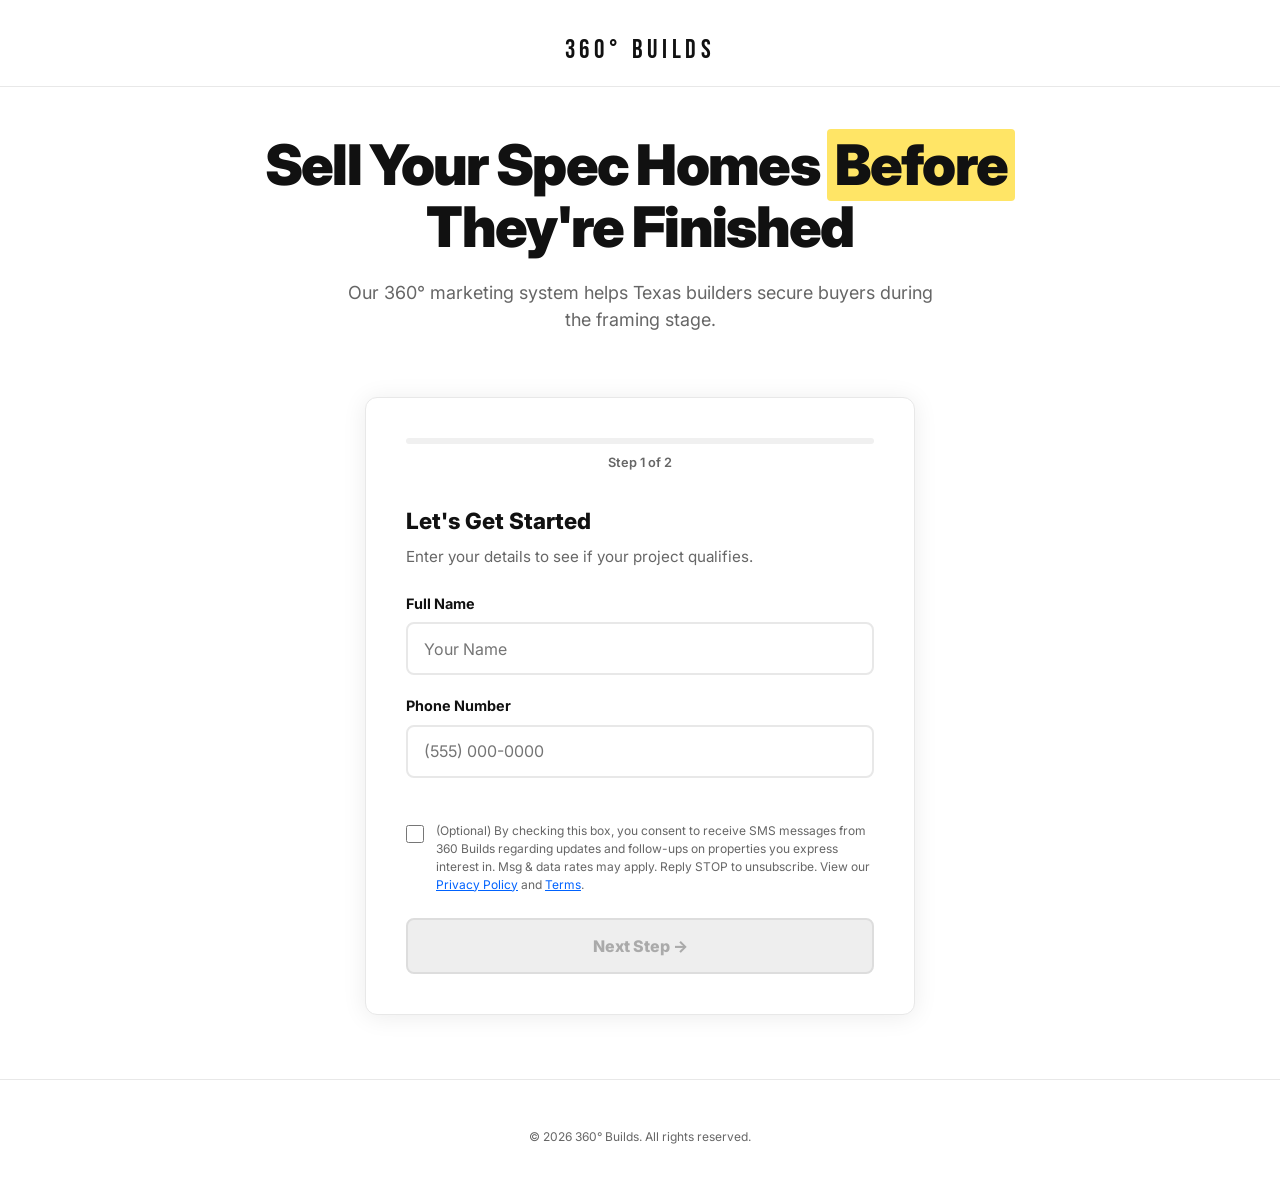
<file: index.html>
<!DOCTYPE html>
<html lang="en">
<head>
    <meta charset="UTF-8">
    <meta name="viewport" content="width=device-width, initial-scale=1.0">
    <title>360° Builds - Texas Spec Home Marketing</title>
    
    <!-- Fonts -->
    <link rel="preconnect" href="https://fonts.googleapis.com">
    <link rel="preconnect" href="https://fonts.gstatic.com" crossorigin>
    <link href="https://fonts.googleapis.com/css2?family=Bebas+Neue&family=Inter:wght@400;500;600;700;800;900&display=swap" rel="stylesheet">

    <style>
        /* ===========================
           FOAM FLOW LEADS — MINIMAL CLEAN
           =========================== */
        :root {
            --bg: #ffffff;
            --text: #111111;
            --text-muted: #666666;
            --primary: #0062fe;
            --highlight: #FFE566;
            --highlight-dark: #f5d800;
            --border: #e8e8e8;
            --card-bg: #ffffff;
            --accent-bg: #f5f8ff;
            --progress-bg: #f0f0f0;
        }

        * { margin: 0; padding: 0; box-sizing: border-box; }

        body {
            font-family: 'Inter', -apple-system, BlinkMacSystemFont, sans-serif;
            background-color: var(--bg);
            color: var(--text);
            line-height: 1.5;
            min-height: 100vh;
            -webkit-font-smoothing: antialiased;
        }

        .app-container {
            display: flex;
            flex-direction: column;
            min-height: 100vh;
        }

        /* HEADER */
        .simple-header {
            padding: 2rem 1.5rem 1rem;
            text-align: center;
            border-bottom: 1px solid var(--border);
        }
        .logo-text {
            font-family: 'Bebas Neue', sans-serif;
            font-size: 1.6rem;
            letter-spacing: 0.18em;
            color: var(--text);
            display: inline-block;
            text-decoration: none;
        }

        /* HERO */
        .hero-text {
            text-align: center;
            padding: 3rem 24px 2rem;
            max-width: 800px;
            margin: 0 auto;
        }
        .hero-headline {
            font-size: clamp(32px, 6vw, 56px);
            font-weight: 900;
            line-height: 1.1;
            letter-spacing: -0.03em;
            margin-bottom: 1.25rem;
        }
        .headline-highlight {
            background-color: var(--highlight);
            padding: 2px 8px;
            border-radius: 4px;
        }
        .hero-subtext {
            font-size: 18px;
            color: var(--text-muted);
            max-width: 600px;
            margin: 0 auto;
        }

        /* FORM SECTION */
        .form-section {
            padding: 2rem 1rem 4rem;
            display: flex;
            justify-content: center;
        }
        .form-wrapper {
            background-color: var(--card-bg);
            width: 100%;
            max-width: 550px;
            padding: 2.5rem;
            border-radius: 12px;
            box-shadow: 0 2px 24px rgba(0,0,0,0.08);
            border: 1.5px solid var(--border);
        }

        /* PROGRESS BAR */
        .progress-container { margin-bottom: 2rem; }
        .progress-bar-bg {
            background-color: var(--progress-bg);
            height: 6px;
            border-radius: 3px;
            overflow: hidden;
            margin-bottom: 0.6rem;
        }
        .progress-bar {
            height: 100%;
            background-color: var(--highlight-dark);
            width: 0%;
            transition: width 0.4s ease;
        }
        .progress-text { font-size: 0.8rem; color: var(--text-muted); text-align: center; font-weight: 600; }

        /* STEPS */
        .form-step { display: none; }
        .form-step.active { display: block; animation: fadeUp 0.35s ease-out; }
        @keyframes fadeUp { from { opacity: 0; transform: translateY(10px); } to { opacity: 1; transform: translateY(0); } }

        .step-title { font-size: 1.4rem; font-weight: 800; margin-bottom: 0.5rem; }
        .step-subtitle { font-size: 0.95rem; color: var(--text-muted); margin-bottom: 1.5rem; }

        /* INPUTS */
        .field-label { display: block; font-weight: 700; font-size: 0.9rem; margin-bottom: 0.5rem; }
        .text-input {
            width: 100%; padding: 0.9rem 1rem; border: 2px solid var(--border);
            border-radius: 8px; margin-bottom: 1.25rem; font-size: 1rem;
            font-family: inherit; transition: border-color 0.2s;
        }
        .text-input:focus { outline: none; border-color: var(--text); }

        /* RADIO CARDS */
        .radio-group { display: flex; flex-direction: column; gap: 10px; margin-bottom: 1.5rem; }
        .radio-card {
            display: flex; align-items: center; padding: 1rem;
            border: 2px solid var(--border); border-radius: 10px; cursor: pointer;
            transition: all 0.2s;
        }
        .radio-card:hover { border-color: var(--highlight-dark); background: #fffef0; }
        .radio-card input { margin-right: 12px; width: 18px; height: 18px; accent-color: var(--text); }
        .radio-label { font-weight: 600; font-size: 0.95rem; }

        /* SMS COMPLIANCE */
        .sms-compliance-group { display: flex; align-items: flex-start; margin: 1.5rem 0; gap: 12px; }
        .sms-compliance-group input { width: 18px; height: 18px; margin-top: 3px; flex-shrink: 0; accent-color: var(--text); }
        .sms-compliance-label { font-size: 12px; color: var(--text-muted); line-height: 1.5; }
        .sms-compliance-label a { color: var(--primary); text-decoration: underline; }

        /* BUTTONS */
        .btn {
            padding: 1rem 2rem; border-radius: 8px; font-weight: 800; font-size: 1rem;
            cursor: pointer; transition: all 0.2s; border: none; font-family: inherit;
            text-align: center; width: 100%; display: block;
        }
        .btn-primary {
            background: var(--highlight); color: var(--text); border: 2px solid var(--text);
            box-shadow: 4px 4px 0 var(--text);
        }
        .btn-primary:hover { transform: translate(-2px, -2px); box-shadow: 6px 6px 0 var(--text); }
        .btn-primary:active { transform: translate(1px, 1px); box-shadow: 2px 2px 0 var(--text); }
        .btn-primary:disabled { background: #eee; color: #aaa; border-color: #ddd; box-shadow: none; cursor: not-allowed; transform: none; }

        .btn-secondary { background: white; color: var(--text-muted); border: 2px solid var(--border); margin-top: 10px; }

        /* RESULTS SCREEN */
        .booking-result { text-align: center; }
        .booking-result-badge {
            display: inline-block; background: #dcfce7; color: #15803d;
            font-size: 12px; font-weight: 800; padding: 4px 12px; border-radius: 100px; margin-bottom: 1rem;
        }
        .booking-bullets { text-align: left; margin: 1.5rem 0; display: flex; flex-direction: column; gap: 8px; }
        .booking-bullet-item { padding: 12px; background: #fafafa; border: 1.5px solid var(--border); border-radius: 8px; font-size: 14px; font-weight: 600; }

        /* FOOTER */
        .simple-footer { padding: 3rem 1rem; text-align: center; border-top: 1px solid var(--border); color: var(--text-muted); font-size: 12px; }

        @media (max-width: 768px) {
            .hero-headline { font-size: 32px; }
            .form-wrapper { padding: 1.5rem; }
        }
    </style>
</head>
<body>

<div class="app-container">
    <header class="simple-header">
        <a href="index.html" class="logo-text">360° BUILDS</a>
    </header>

    <main>
        <section class="hero-text">
            <h1 class="hero-headline">Sell Your Spec Homes <span class="headline-highlight">Before</span> They're Finished</h1>
            <p class="hero-subtext">Our 360° marketing system helps Texas builders secure buyers during the framing stage.</p>
        </section>

        <section class="form-section">
            <div class="form-wrapper">
                <div class="progress-container">
                    <div class="progress-bar-bg"><div class="progress-bar" id="progressBar"></div></div>
                    <p class="progress-text">Step <span id="currentStep">1</span> of 2</p>
                </div>

                <!-- STEP 1: CONTACT -->
                <div class="form-step active" id="step1">
                    <h2 class="step-title">Let's Get Started</h2>
                    <p class="step-subtitle">Enter your details to see if your project qualifies.</p>
                    
                    <div class="form-group">
                        <label class="field-label">Full Name</label>
                        <input type="text" id="userName" class="text-input" placeholder="Your Name">
                    </div>
                    <div class="form-group">
                        <label class="field-label">Phone Number</label>
                        <input type="tel" id="userPhone" class="text-input" placeholder="(555) 000-0000">
                    </div>

                    <!-- SMS COMPLIANCE (OPTIONAL) -->
                    <div class="sms-compliance-group">
                        <input type="checkbox" id="smsOptIn">
                        <label for="smsOptIn" class="sms-compliance-label">
                            (Optional) By checking this box, you consent to receive SMS messages from 360 Builds regarding updates and follow-ups on properties you express interest in. Msg & data rates may apply. Reply STOP to unsubscribe. View our <a href="privacy-policy.html" target="_blank">Privacy Policy</a> and <a href="terms.html" target="_blank">Terms</a>.
                        </label>
                    </div>

                    <button class="btn btn-primary" id="nextBtn1" disabled onclick="nextStep(1)">Next Step &rarr;</button>
                </div>

                <!-- STEP 2: QUALIFY -->
                <div class="form-step" id="step2">
                    <h2 class="step-title">Project Status</h2>
                    <p class="step-subtitle">When will your current project be ready for walkthroughs?</p>
                    
                    <div class="radio-group">
                        <label class="radio-card">
                            <input type="radio" name="completionDate" value="Immediately">
                            <span class="radio-label">Already Finished</span>
                        </label>
                        <label class="radio-card">
                            <input type="radio" name="completionDate" value="1-3 Months">
                            <span class="radio-label">1-3 Months (Framing)</span>
                        </label>
                        <label class="radio-card">
                            <input type="radio" name="completionDate" value="3-6 Months">
                            <span class="radio-label">3-6 Months (Foundation)</span>
                        </label>
                    </div>

                    <button class="btn btn-primary" id="nextBtn2" disabled onclick="showResults()">See My Results &rarr;</button>
                    <button class="btn btn-secondary" onclick="prevStep()">Back</button>
                </div>

                <!-- STEP 3: RESULTS -->
                <div class="form-step" id="stepResults">
                    <div class="booking-result">
                        <span class="booking-result-badge">You Qualify!</span>
                        <h2 class="step-title">Texas Builder Strategy</h2>
                        <p class="step-subtitle">Based on your project timeline, we can help you secure a buyer before completion.</p>
                        
                        <div class="booking-bullets">
                            <div class="booking-bullet-item">✓ 360° Virtual Walkthrough Strategy</div>
                            <div class="booking-bullet-item">✓ Pre-Completion Lead Generation</div>
                            <div class="booking-bullet-item">✓ Texas-Specific Buyer Targeting</div>
                        </div>

                        <button class="btn btn-primary" onclick="goToBooking()">Book My Free Strategy Call &rarr;</button>
                    </div>
                </div>
            </div>
        </section>
    </main>

    <footer class="simple-footer">
        <p>&copy; 2026 360° Builds. All rights reserved.</p>
    </footer>
</div>

<script>
    let currentStep = 1;
    const totalSteps = 2;

    // Elements
    const nameInp = document.getElementById('userName');
    const phoneInp = document.getElementById('userPhone');
    const optInChk = document.getElementById('smsOptIn');
    const nextBtn1 = document.getElementById('nextBtn1');
    const nextBtn2 = document.getElementById('nextBtn2');
    const progressBar = document.getElementById('progressBar');
    const currentStepText = document.getElementById('currentStep');

    // Validation Step 1
    function validateStep1() {
        const isValid = nameInp.value.trim().length > 0 && phoneInp.value.trim().length > 0;
        nextBtn1.disabled = !isValid;
    }
    nameInp.addEventListener('input', validateStep1);
    phoneInp.addEventListener('input', validateStep1);

    // Validation Step 2
    document.querySelectorAll('input[name="completionDate"]').forEach(radio => {
        radio.addEventListener('change', () => {
            nextBtn2.disabled = false;
        });
    });

    function updateProgress() {
        const pct = ((currentStep - 1) / totalSteps) * 100;
        progressBar.style.width = pct + '%';
        currentStepText.textContent = currentStep > totalSteps ? totalSteps : currentStep;
    }

    function nextStep(n) {
        if (n === 1) {
            // Save data
            const data = {
                userName: nameInp.value,
                userPhone: phoneInp.value,
                smsOptIn: optInChk.checked
            };
            localStorage.setItem('surveyData', JSON.stringify(data));
            
            // Submit to Formspree (Optional)
            const formData = new FormData();
            formData.append('Name', data.userName);
            formData.append('Phone', data.userPhone);
            formData.append('SMS_Consent', data.smsOptIn ? 'Yes' : 'No');
            fetch('https://formspree.io/f/xeqyvvgd', { method: 'POST', body: formData });
        }
        
        document.getElementById('step' + currentStep).classList.remove('active');
        currentStep++;
        document.getElementById('step' + currentStep).classList.add('active');
        updateProgress();
    }

    function prevStep() {
        document.getElementById('step' + currentStep).classList.remove('active');
        currentStep--;
        document.getElementById('step' + currentStep).classList.add('active');
        updateProgress();
    }

    function showResults() {
        const completionDate = document.querySelector('input[name="completionDate"]:checked').value;
        const surveyData = JSON.parse(localStorage.getItem('surveyData'));
        surveyData.completionDate = completionDate;
        localStorage.setItem('surveyData', JSON.stringify(surveyData));

        document.getElementById('step2').classList.remove('active');
        document.getElementById('stepResults').classList.add('active');
        
        // Final Progress
        progressBar.style.width = '100%';
        currentStepText.textContent = '2';
    }

    function goToBooking() {
        window.location.href = 'booking.html';
    }

    updateProgress();
</script>

</body>
</html>
</file>
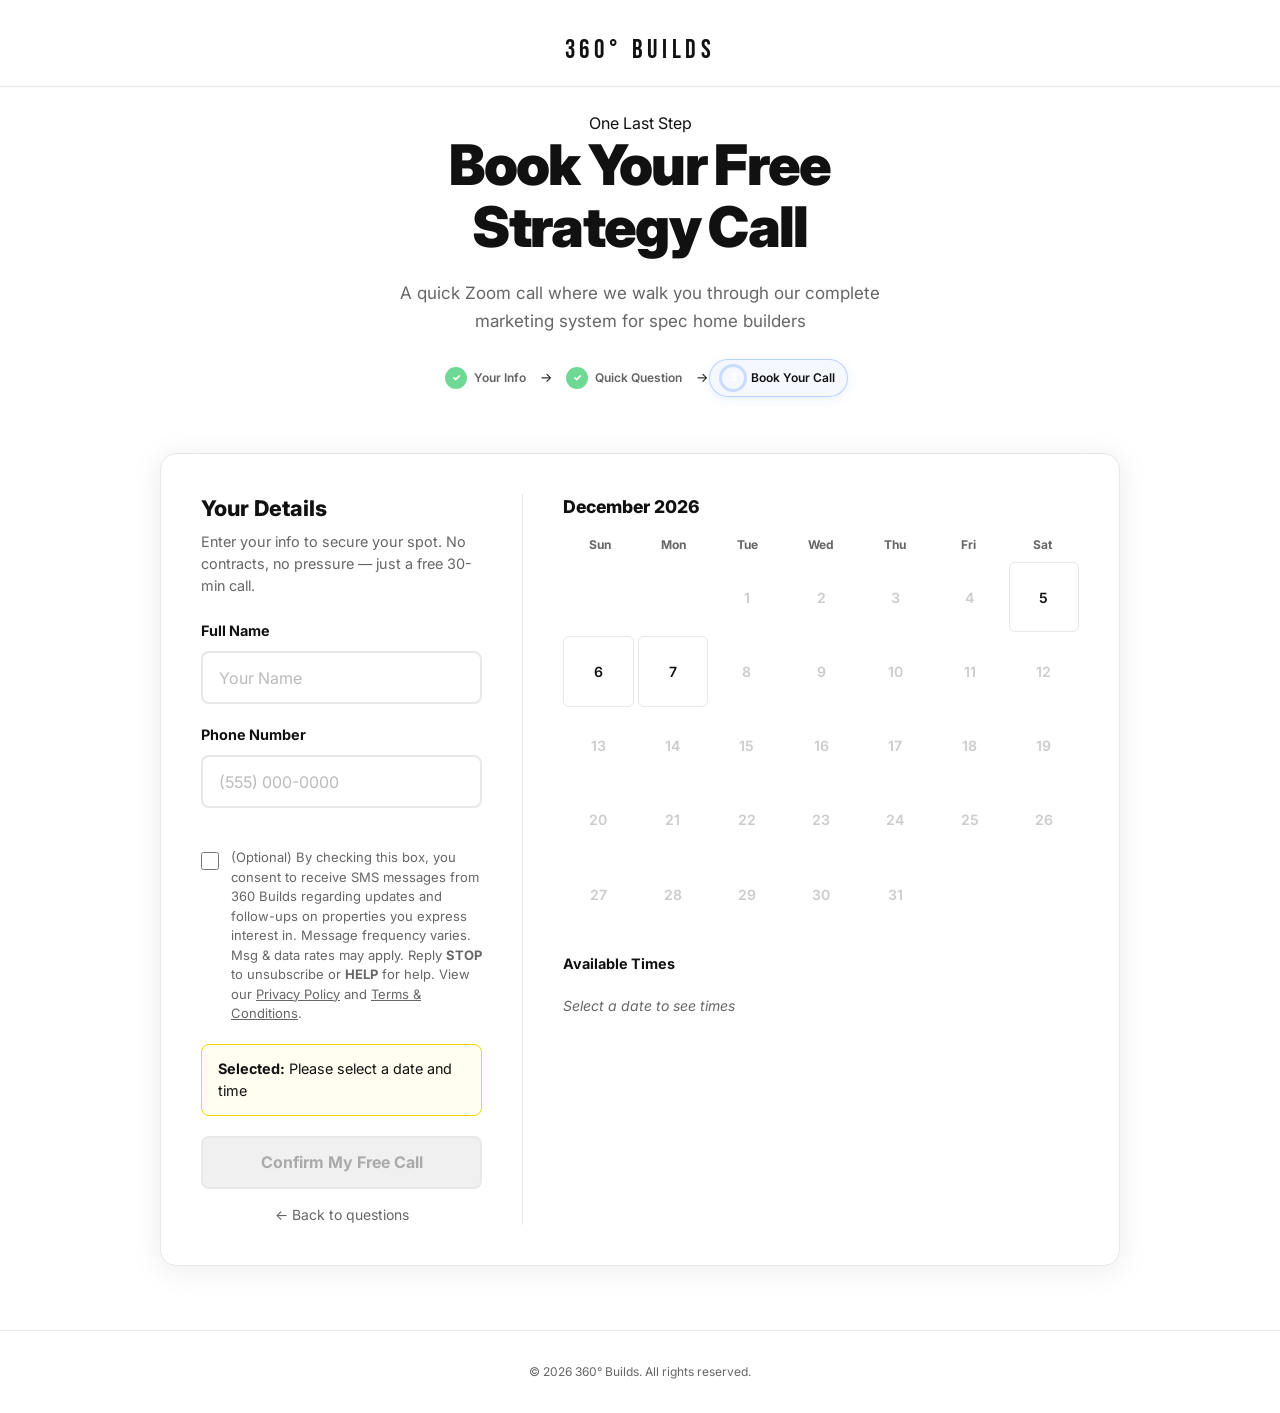
<file: booking.html>
<!DOCTYPE html>
<html lang="en">

<head>
    <meta charset="UTF-8">
    <meta name="viewport" content="width=device-width, initial-scale=1.0">
    <title>Book Your Call - 360° Builds</title>
    <link rel="stylesheet" href="styles.css">

    <style>
        /* ── JOURNEY STEPS ── */
        .journey-steps {
            display: flex;
            align-items: center;
            justify-content: center;
            padding: 0 16px 24px;
            max-width: 560px;
            margin: 0 auto;
            gap: 0;
        }

        .journey-step {
            display: flex;
            align-items: center;
            gap: 7px;
            padding: 7px 12px;
            border-radius: 100px;
            border: 1.5px solid transparent;
            transition: all 0.35s cubic-bezier(0.4, 0, 0.2, 1);
            opacity: 0.35;
            cursor: default;
            white-space: nowrap;
            flex-shrink: 0;
        }

        .journey-step.active {
            opacity: 1;
            background: var(--accent-bg);
            border-color: rgba(0, 98, 254, 0.25);
            box-shadow: 0 2px 10px rgba(0, 98, 254, 0.1);
        }

        .journey-step.done {
            opacity: 0.65;
        }

        .journey-step.done .journey-num {
            background: #22c55e;
            color: white;
        }

        .journey-step.done .journey-num::after {
            content: '✓';
            font-size: 10px;
            font-weight: 800;
        }

        .journey-step.done .journey-num span {
            display: none;
        }

        .journey-num {
            width: 22px;
            height: 22px;
            border-radius: 50%;
            background: var(--border-color);
            color: var(--text-muted);
            font-size: 11px;
            font-weight: 800;
            display: flex;
            align-items: center;
            justify-content: center;
            flex-shrink: 0;
            transition: all 0.3s ease;
        }

        .journey-step.active .journey-num {
            background: var(--primary-color);
            color: white;
            box-shadow: 0 0 0 3px rgba(0, 98, 254, 0.18);
        }

        .journey-label {
            font-size: 12px;
            font-weight: 600;
            color: var(--text-main);
            transition: color 0.3s ease;
            line-height: 1;
        }

        .journey-step.active .journey-label {
            color: var(--primary-color);
        }

        .journey-arrow {
            color: var(--border-color);
            font-size: 13px;
            flex-shrink: 0;
            margin: 0 1px;
            line-height: 1;
        }

        @media (max-width: 768px) {
            .journey-steps {
                padding: 0 8px 20px;
                gap: 4px;
            }

            .journey-step {
                padding: 6px 10px;
                gap: 6px;
            }

            .journey-label {
                display: none;
            }

            .journey-step.active .journey-label {
                display: block;
                font-size: 12px;
            }

            .journey-num {
                width: 22px;
                height: 22px;
                font-size: 11px;
            }

            .journey-arrow {
                font-size: 11px;
                margin: 0 2px;
            }
        }

        /* SMS Compliance Styles */
        .sms-compliance-group {
            display: flex;
            align-items: flex-start;
            margin-top: 20px;
            margin-bottom: 20px;
            text-align: left;
        }

        .sms-compliance-group input[type="checkbox"] {
            margin-right: 12px;
            margin-top: 4px;
            width: 18px;
            height: 18px;
            flex-shrink: 0;
            cursor: pointer;
        }

        .sms-compliance-label {
            font-size: 13px;
            color: var(--text-muted);
            line-height: 1.5;
            cursor: pointer;
        }

        .sms-compliance-label a {
            color: var(--primary-color);
            text-decoration: underline;
        }

        .back-link {
            display: block;
            margin-top: 15px;
            font-size: 14px;
            color: var(--text-muted);
            text-decoration: none;
        }

        .back-link:hover {
            color: var(--primary-color);
        }
    </style>

    <!-- Google Analytics -->
    <script async src="https://www.googletagmanager.com/gtag/js?id=G-JKLEK6QQDY"></script>
    <script>
        window.dataLayer = window.dataLayer || [];
        function gtag(){dataLayer.push(arguments);}
        gtag('js', new Date());
        gtag('config', 'G-JKLEK6QQDY');
    </script>

    <!-- Meta Pixel Code -->
    <script>
        !function (f, b, e, v, n, t, s) {
            if (f.fbq) return; n = f.fbq = function () {
                n.callMethod ?
                n.callMethod.apply(n, arguments) : n.queue.push(arguments)
            };
            if (!f._fbq) f._fbq = n; n.push = n; n.loaded = !0; n.version = '2.0';
            n.queue = []; t = b.createElement(e); t.async = !0;
            t.src = v; s = b.getElementsByTagName(e)[0];
            s.parentNode.insertBefore(t, s)
        }(window, document, 'script',
            'https://connect.facebook.net/en_US/fbevents.js');
        fbq('init', '854197977632425');
        fbq('track', 'PageView');
        fbq('track', 'Lead');
    </script>
    <noscript>
        <img height="1" width="1" style="display:none"
            src="https://www.facebook.com/tr?id=854197977632425&ev=PageView&noscript=1" />
    </noscript>
</head>

<body>
    <div class="app-container">
        <header class="simple-header">
            <div class="logo-text">
                <a href="index.html" style="text-decoration:none;color:inherit;">
                    <span class="logo-number">360</span><span class="logo-degree">&deg;</span>
                    <span class="logo-divider"></span>
                    <span class="logo-word">Builds</span>
                </a>
            </div>
        </header>

        <section class="hero-text">
            <p class="hero-eyebrow">One Last Step</p>
           <h1 class="hero-headline">Book Your Free<br>Strategy Call</h1>
<p class="hero-subtext">A quick Zoom call where we walk you through our complete marketing system for spec home builders</p>
        </section>

        <!-- Journey Step Indicator — step 3 active -->
        <div class="journey-steps">
            <div class="journey-step done">
                <div class="journey-num"><span>1</span></div>
                <span class="journey-label">Your Info</span>
            </div>
            <div class="journey-arrow">→</div>
            <div class="journey-step done">
                <div class="journey-num"><span>2</span></div>
                <span class="journey-label">Quick Question</span>
            </div>
            <div class="journey-arrow">→</div>
            <div class="journey-step active">
                <div class="journey-num"><span>3</span></div>
                <span class="journey-label">Book Your Call</span>
            </div>
        </div>

        <main class="booking-container">
            <div class="booking-split-wrapper">

                <!-- Left: Form -->
                <div class="booking-form-side">
                    <h2 class="step-title">Your Details</h2>
                    <p class="step-subtitle">Enter your info to secure your spot. No contracts, no pressure &mdash; just
                        a free 30-min call.</p>
                    <form id="bookingForm">
                        <div class="form-group">
                            <label for="userName" class="field-label">Full Name</label>
                            <input type="text" id="userName" name="userName" placeholder="Your Name" required
                                class="text-input">
                        </div>
                        <div class="form-group">
                            <label for="userPhone" class="field-label">Phone Number</label>
                            <input type="tel" id="userPhone" name="userPhone" placeholder="(555) 000-0000" required
                                class="text-input">
                        </div>

                        <!-- SMS Compliance Checkbox (Optional) -->
                        <div class="sms-compliance-group">
                            <input type="checkbox" id="smsOptIn" name="smsOptIn">
                            <label for="smsOptIn" class="sms-compliance-label">
                                (Optional) By checking this box, you consent to receive SMS messages from 360 Builds regarding updates and follow-ups on properties you express interest in. Message frequency varies. Msg & data rates may apply. Reply <strong>STOP</strong> to unsubscribe or <strong>HELP</strong> for help. View our <a href="https://licho09.github.io/360-Builds/privacy-policy.html" target="_blank">Privacy Policy</a> and <a href="https://licho09.github.io/360-Builds/terms.html" target="_blank">Terms & Conditions</a>.
                            </label>
                        </div>

                        <div class="selected-info" id="selectedInfo">
                            <p><strong>Selected:</strong> <span id="displayDateTime">Please select a date and time</span></p>
                        </div>
                        <button type="submit" id="confirmBtn" class="btn btn-primary btn-block btn-disabled" disabled>Confirm My Free Call</button>
                        <a href="index.html" class="back-link">← Back to questions</a>
                    </form>
                </div>

                <!-- Right: Calendar -->
                <div class="booking-calendar-side">
                    <div class="calendar-section-title">Pick a Date</div>
                    <div class="calendar-header">
                        <h2 id="currentMonthYear"></h2>
                    </div>
                    <div class="calendar-widget">
                        <div class="calendar-days-header">
                            <span>Sun</span><span>Mon</span><span>Tue</span><span>Wed</span><span>Thu</span><span>Fri</span><span>Sat</span>
                        </div>
                        <div class="calendar-grid" id="calendarGrid"></div>
                    </div>
                    <div class="time-slots-container" id="timeSlotsContainer">
                        <h3 class="field-label">Available Times</h3>
                        <div class="time-grid" id="timeGrid">
                            <p class="empty-msg">Select a date to see times</p>
                        </div>
                    </div>
                </div>

            </div>
        </main>

        <footer class="simple-footer">
            <p>&copy; 2026 360&deg; Builds. All rights reserved.</p>
        </footer>
    </div>

    <script>
        // Simple validation for booking form
        const nameInp = document.getElementById("userName");
        const phoneInp = document.getElementById("userPhone");
        const optInChk = document.getElementById("smsOptIn");
        const confirmBtn = document.getElementById("confirmBtn");
        const displayDateTime = document.getElementById("displayDateTime");

        function validateBooking() {
            const hasDateTime = displayDateTime.textContent !== "Please select a date and time";
            // SMS Opt-in is now optional for compliance
            const isValid = nameInp.value.trim().length > 0 && 
                          phoneInp.value.trim().length > 0 && 
                          hasDateTime;
            confirmBtn.disabled = !isValid;
            confirmBtn.classList.toggle("btn-disabled", !isValid);
        }

        nameInp.addEventListener("input", validateBooking);
        phoneInp.addEventListener("input", validateBooking);
        optInChk.addEventListener("change", validateBooking);

        // Mock calendar logic for demonstration (replace with your script.js logic)
        // This is just to ensure the button can be enabled for testing
        document.addEventListener('click', (e) => {
            if (e.target.classList.contains('time-slot') || e.target.classList.contains('calendar-day')) {
                // Assume a selection was made
                setTimeout(validateBooking, 100);
            }
        });
    </script>
    <script src="script.js"></script>
</body>

</html>
</file>
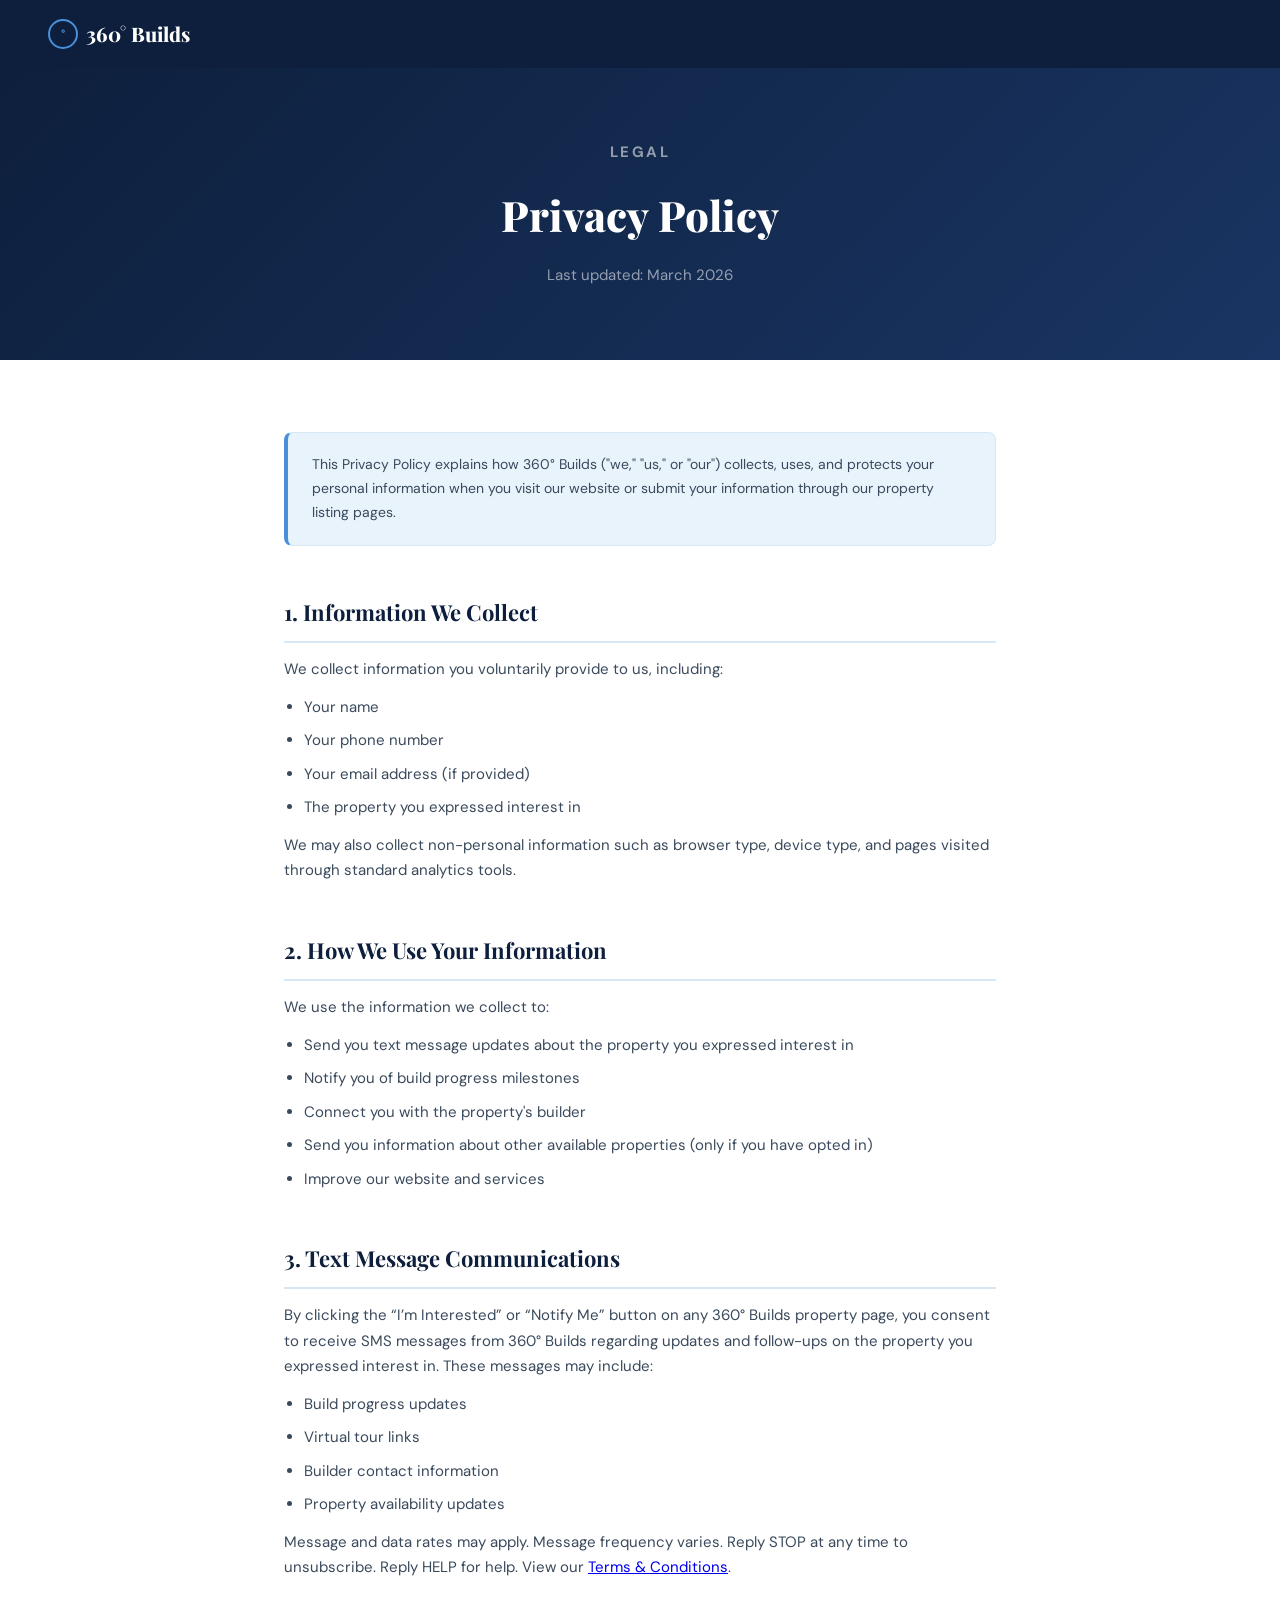
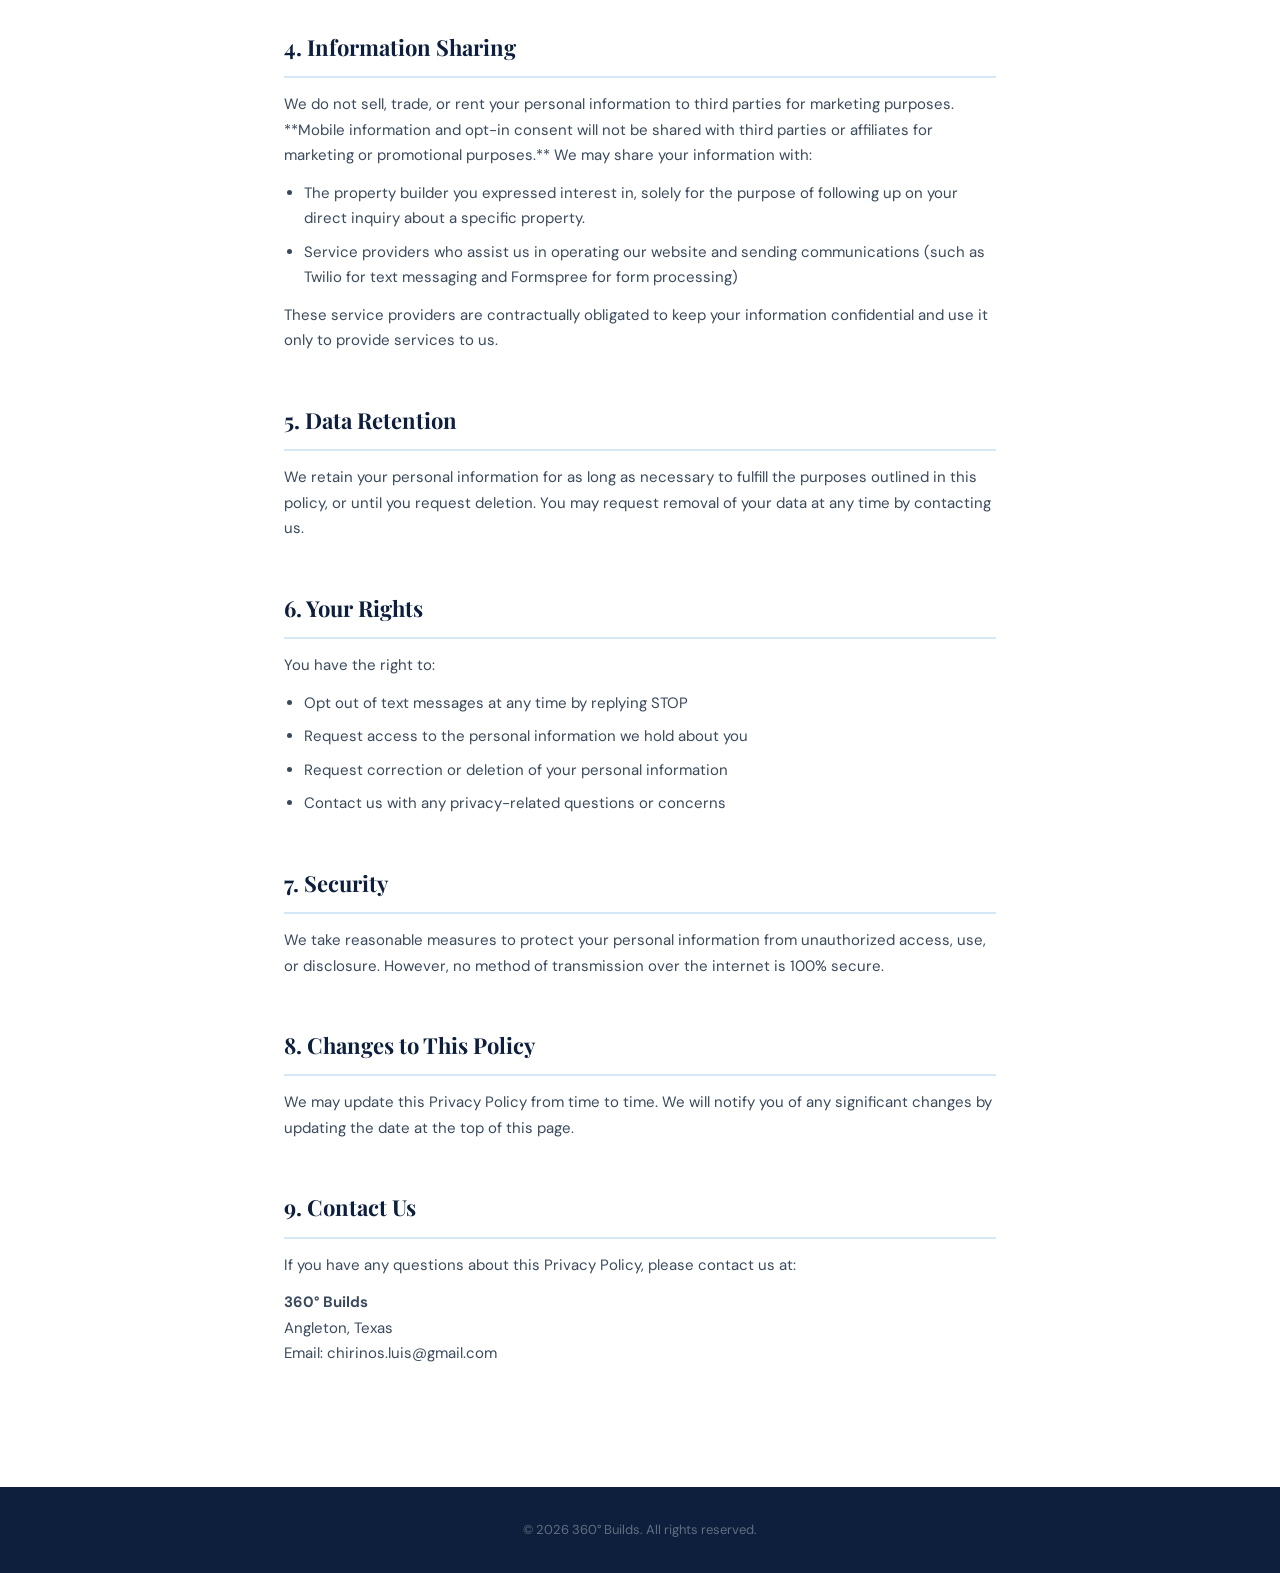
<file: privacy-policy.html>
<!DOCTYPE html>
<html lang="en">
<head>
  <meta charset="UTF-8" />
  <meta name="viewport" content="width=device-width, initial-scale=1.0"/>
  <title>Privacy Policy – 360° Builds</title>
  <link href="https://fonts.googleapis.com/css2?family=Playfair+Display:wght@700;800&family=DM+Sans:wght@300;400;500;600&display=swap" rel="stylesheet"/>
  <style>
    *, *::before, *::after { box-sizing: border-box; margin: 0; padding: 0; }
    :root {
      --navy: #0D1F3C;
      --sky: #4A90D9;
      --sky-pale: #E8F3FC;
      --border: #D6E8F5;
      --body-text: #3A4A5C;
      --grey-text: #9BAEBF;
      --white: #FFFFFF;
    }
    body {
      font-family: 'DM Sans', sans-serif;
      background: var(--white);
      color: var(--body-text);
      line-height: 1.7;
    }
    nav {
      background: var(--navy);
      padding: 0 48px;
      height: 68px;
      display: flex;
      align-items: center;
      justify-content: space-between;
    }
    .nav-logo {
      font-family: 'Playfair Display', serif;
      font-size: 20px;
      font-weight: 800;
      color: var(--white);
      text-decoration: none;
      display: flex;
      align-items: center;
      gap: 8px;
    }
    .nav-logo span {
      width: 30px; height: 30px;
      border-radius: 50%;
      border: 2px solid var(--sky);
      display: flex;
      align-items: center;
      justify-content: center;
      font-size: 12px;
      color: var(--sky);
      font-family: 'DM Sans', sans-serif;
      font-weight: 600;
    }
    .hero {
      background: linear-gradient(135deg, var(--navy) 0%, #1A3563 100%);
      padding: 72px 48px;
      text-align: center;
    }
    .hero-eyebrow {
      font-size: 11px;
      font-weight: 700;
      letter-spacing: 2.5px;
      text-transform: uppercase;
      color: var(--sky);
      margin-bottom: 14px;
    }
    .hero h1 {
      font-family: 'Playfair Display', serif;
      font-size: 42px;
      font-weight: 800;
      color: var(--white);
      margin-bottom: 12px;
    }
    .hero p {
      color: rgba(255,255,255,0.55);
      font-size: 15px;
    }
    .content {
      max-width: 760px;
      margin: 0 auto;
      padding: 72px 24px;
    }
    .section {
      margin-bottom: 48px;
    }
    .section h2 {
      font-family: 'Playfair Display', serif;
      font-size: 22px;
      font-weight: 700;
      color: var(--navy);
      margin-bottom: 14px;
      padding-bottom: 10px;
      border-bottom: 2px solid var(--border);
    }
    .section p {
      font-size: 15px;
      color: var(--body-text);
      margin-bottom: 12px;
    }
    .section ul {
      padding-left: 20px;
      margin-bottom: 12px;
    }
    .section ul li {
      font-size: 15px;
      color: var(--body-text);
      margin-bottom: 8px;
    }
    .highlight-box {
      background: var(--sky-pale);
      border: 1px solid var(--border);
      border-left: 4px solid var(--sky);
      border-radius: 8px;
      padding: 20px 24px;
      margin-bottom: 48px;
    }
    .highlight-box p {
      font-size: 14px;
      color: var(--body-text);
      margin: 0;
    }
    footer {
      background: var(--navy);
      padding: 32px 48px;
      text-align: center;
    }
    footer p {
      color: rgba(255,255,255,0.35);
      font-size: 13px;
    }
    @media (max-width: 560px) {
      nav { padding: 0 20px; }
      .hero { padding: 48px 24px; }
      .hero h1 { font-size: 30px; }
      footer { padding: 24px 20px; }
    }
  </style>
</head>
<body>

  <nav>
    <a href="https://licho09.github.io/360-Builds/" class="nav-logo">
      <span>°</span>
      360° Builds
    </a>
  </nav>

  <div class="hero">
    <p class="hero-eyebrow">Legal</p>
    <h1>Privacy Policy</h1>
    <p>Last updated: March 2026</p>
  </div>

  <div class="content">

    <div class="highlight-box">
      <p>This Privacy Policy explains how 360° Builds ("we," "us," or "our") collects, uses, and protects your personal information when you visit our website or submit your information through our property listing pages.</p>
    </div>

    <div class="section">
      <h2>1. Information We Collect</h2>
      <p>We collect information you voluntarily provide to us, including:</p>
      <ul>
        <li>Your name</li>
        <li>Your phone number</li>
        <li>Your email address (if provided)</li>
        <li>The property you expressed interest in</li>
      </ul>
      <p>We may also collect non-personal information such as browser type, device type, and pages visited through standard analytics tools.</p>
    </div>

    <div class="section">
      <h2>2. How We Use Your Information</h2>
      <p>We use the information we collect to:</p>
      <ul>
        <li>Send you text message updates about the property you expressed interest in</li>
        <li>Notify you of build progress milestones</li>
        <li>Connect you with the property's builder</li>
        <li>Send you information about other available properties (only if you have opted in)</li>
        <li>Improve our website and services</li>
      </ul>
    </div>

    <div class="section">
      <h2>3. Text Message Communications</h2>
      <p>By clicking the “I’m Interested” or “Notify Me” button on any 360° Builds property page, you consent to receive SMS messages from 360° Builds regarding updates and follow-ups on the property you expressed interest in. These messages may include:</p>
      <ul>
        <li>Build progress updates</li>
        <li>Virtual tour links</li>
        <li>Builder contact information</li>
        <li>Property availability updates</li>
      </ul>
      <p>Message and data rates may apply. Message frequency varies. Reply STOP at any time to unsubscribe. Reply HELP for help. View our <a href="https://licho09.github.io/360-Builds/terms.html">Terms & Conditions</a>.</p>
    </div>

    <div class="section">
      <h2>4. Information Sharing</h2>
      <p>We do not sell, trade, or rent your personal information to third parties for marketing purposes. **Mobile information and opt-in consent will not be shared with third parties or affiliates for marketing or promotional purposes.** We may share your information with:</p>
      <ul>
        <li>The property builder you expressed interest in, solely for the purpose of following up on your direct inquiry about a specific property.</li>
        <li>Service providers who assist us in operating our website and sending communications (such as Twilio for text messaging and Formspree for form processing)</li>
      </ul>
      <p>These service providers are contractually obligated to keep your information confidential and use it only to provide services to us.</p>
    </div>

    <div class="section">
      <h2>5. Data Retention</h2>
      <p>We retain your personal information for as long as necessary to fulfill the purposes outlined in this policy, or until you request deletion. You may request removal of your data at any time by contacting us.</p>
    </div>

    <div class="section">
      <h2>6. Your Rights</h2>
      <p>You have the right to:</p>
      <ul>
        <li>Opt out of text messages at any time by replying STOP</li>
        <li>Request access to the personal information we hold about you</li>
        <li>Request correction or deletion of your personal information</li>
        <li>Contact us with any privacy-related questions or concerns</li>
      </ul>
    </div>

    <div class="section">
      <h2>7. Security</h2>
      <p>We take reasonable measures to protect your personal information from unauthorized access, use, or disclosure. However, no method of transmission over the internet is 100% secure.</p>
    </div>

    <div class="section">
      <h2>8. Changes to This Policy</h2>
      <p>We may update this Privacy Policy from time to time. We will notify you of any significant changes by updating the date at the top of this page.</p>
    </div>

    <div class="section">
      <h2>9. Contact Us</h2>
      <p>If you have any questions about this Privacy Policy, please contact us at:</p>
      <p><strong>360° Builds</strong><br/>
        Angleton, Texas<br/>Email: chirinos.luis@gmail.com</p>
    </div>

  </div>

  <footer>
    <p>© 2026 360° Builds. All rights reserved.</p>
  </footer>

</body>
</html>
</file>
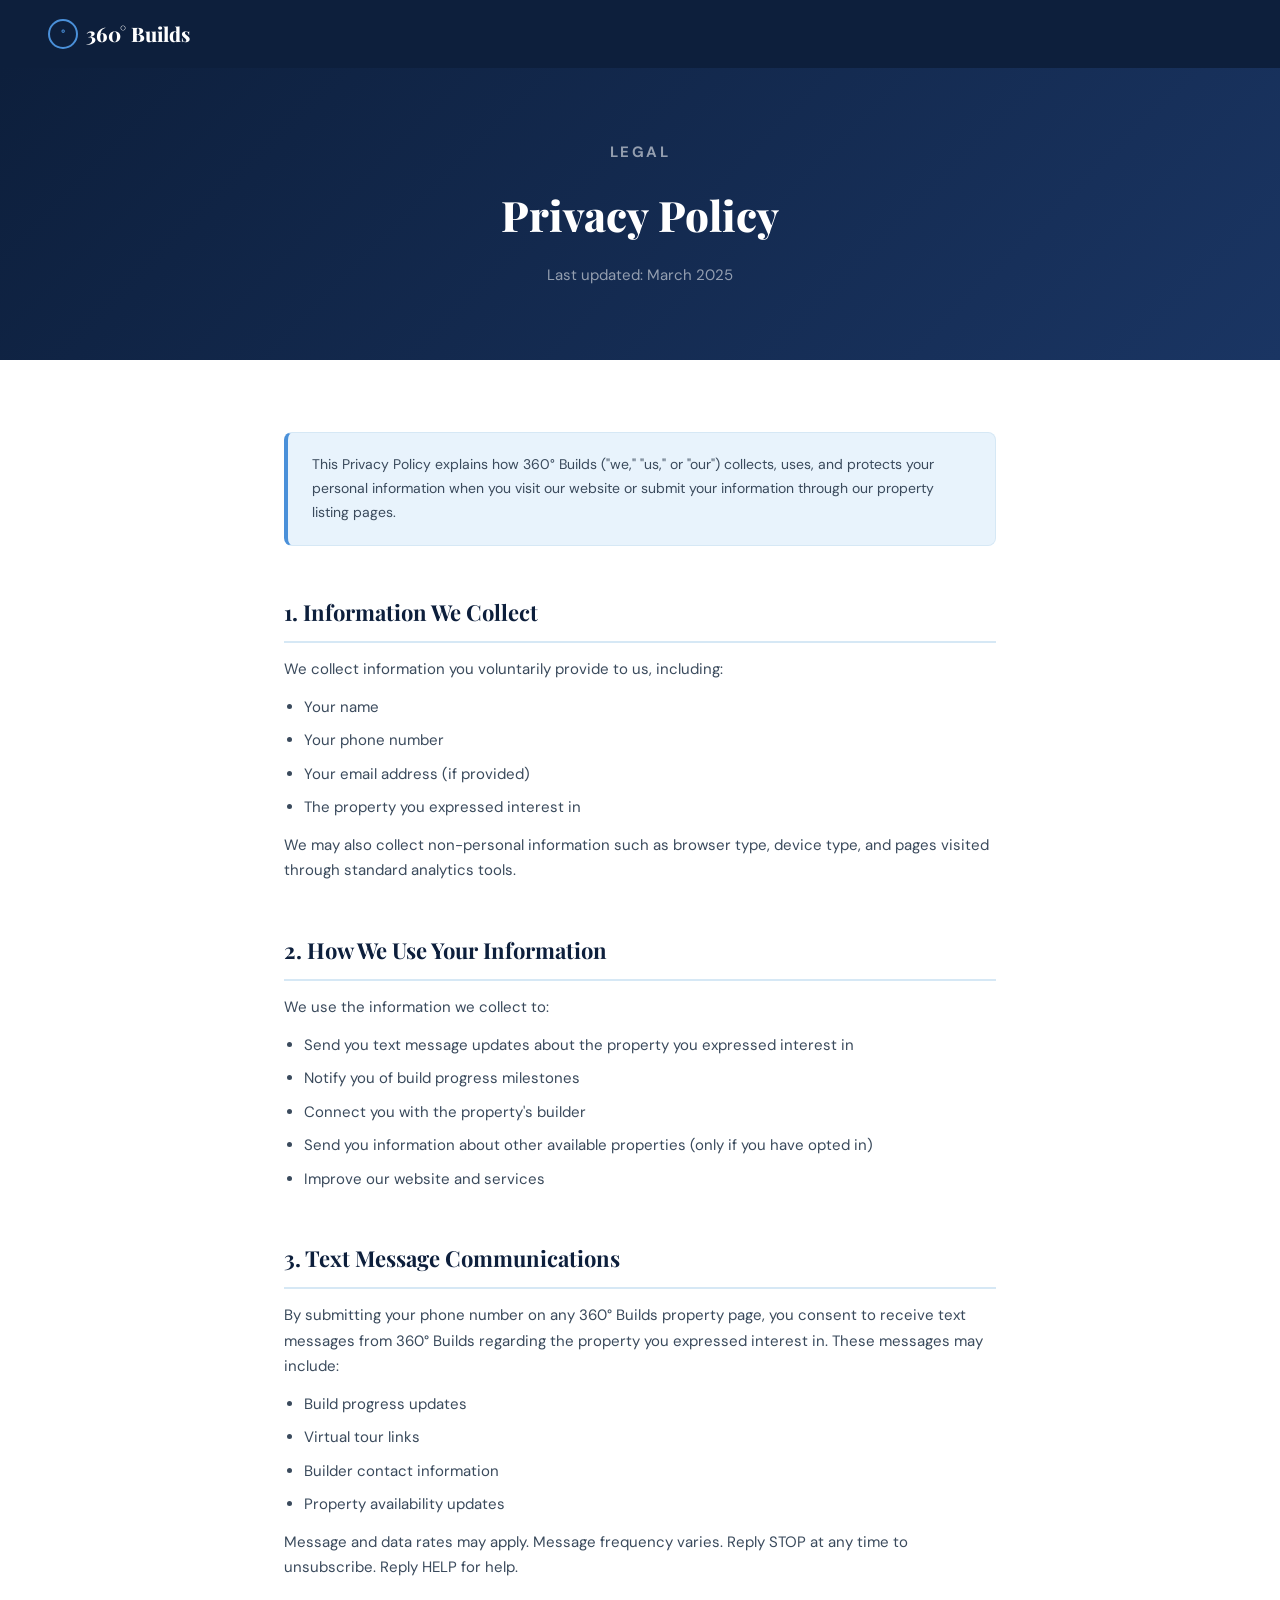
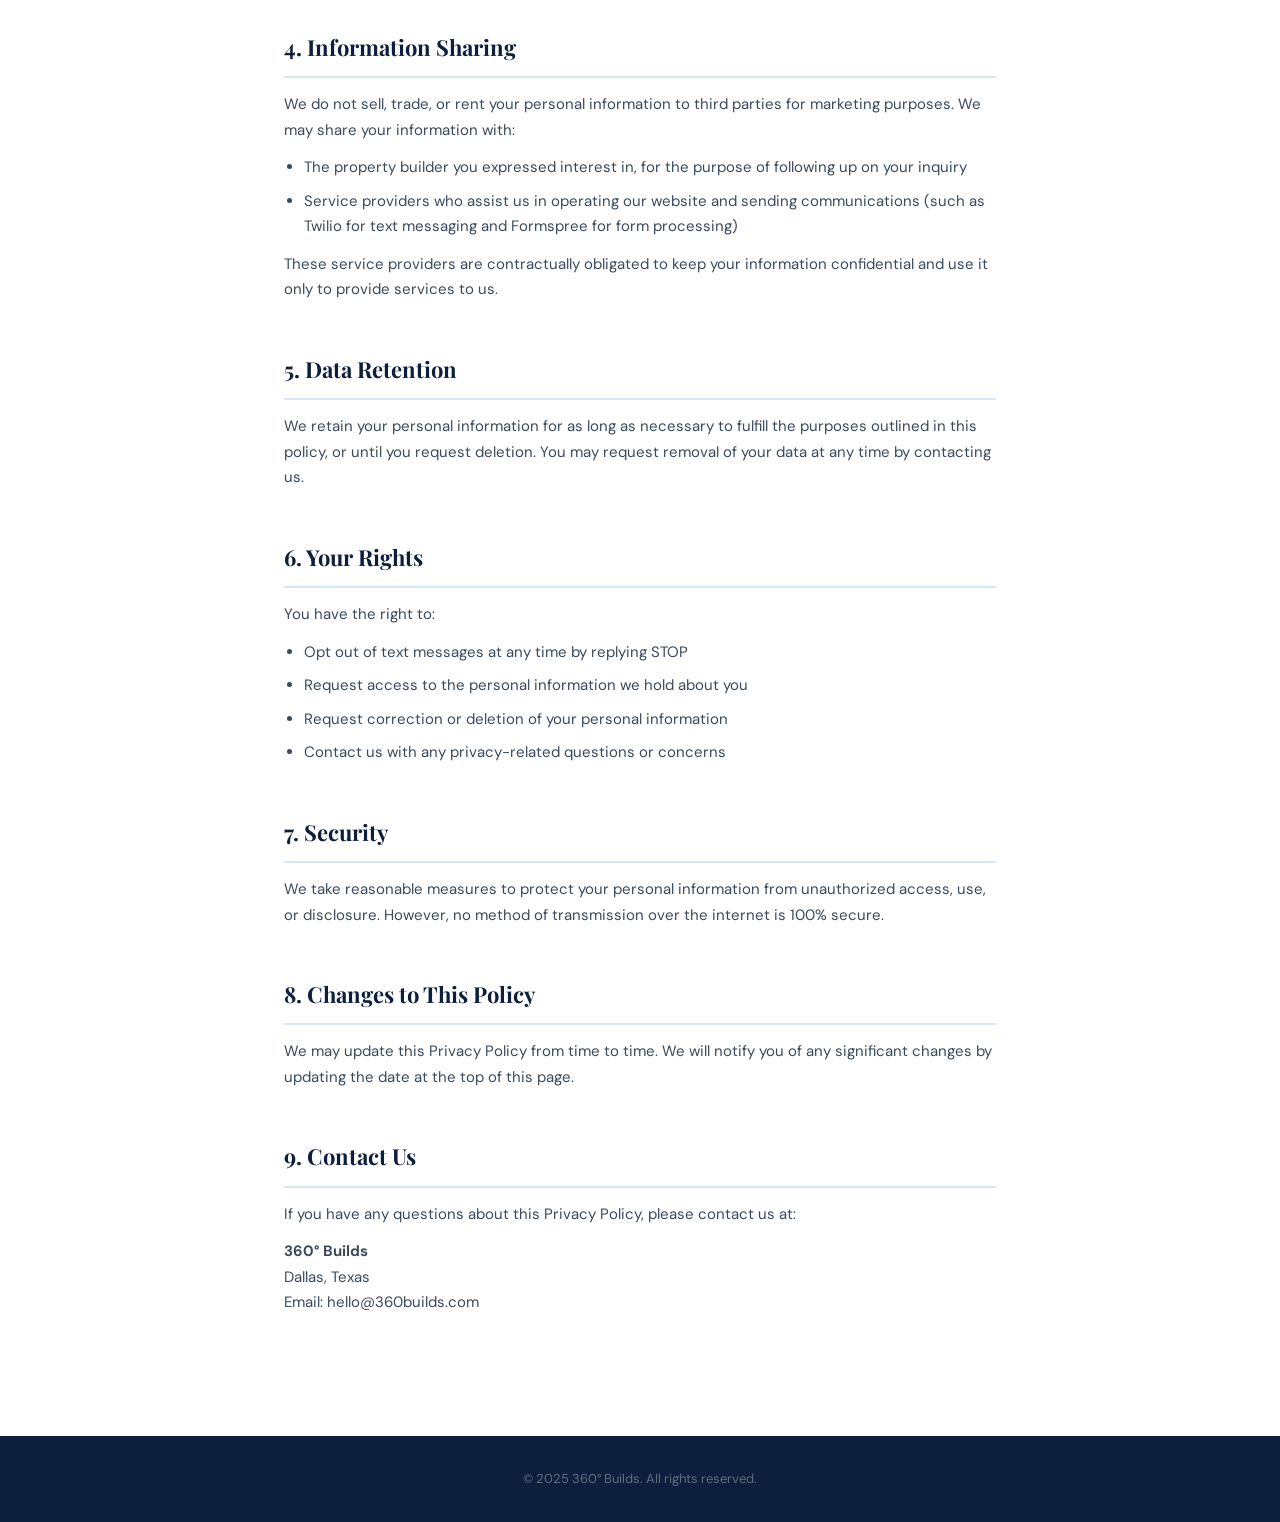
<file: private-policy.html>
<!DOCTYPE html>
<html lang="en">
<head>
  <meta charset="UTF-8" />
  <meta name="viewport" content="width=device-width, initial-scale=1.0"/>
  <title>Privacy Policy – 360° Builds</title>
  <link href="https://fonts.googleapis.com/css2?family=Playfair+Display:wght@700;800&family=DM+Sans:wght@300;400;500;600&display=swap" rel="stylesheet"/>
  <style>
    *, *::before, *::after { box-sizing: border-box; margin: 0; padding: 0; }
    :root {
      --navy: #0D1F3C;
      --sky: #4A90D9;
      --sky-pale: #E8F3FC;
      --border: #D6E8F5;
      --body-text: #3A4A5C;
      --grey-text: #9BAEBF;
      --white: #FFFFFF;
    }
    body {
      font-family: 'DM Sans', sans-serif;
      background: var(--white);
      color: var(--body-text);
      line-height: 1.7;
    }
    nav {
      background: var(--navy);
      padding: 0 48px;
      height: 68px;
      display: flex;
      align-items: center;
      justify-content: space-between;
    }
    .nav-logo {
      font-family: 'Playfair Display', serif;
      font-size: 20px;
      font-weight: 800;
      color: var(--white);
      text-decoration: none;
      display: flex;
      align-items: center;
      gap: 8px;
    }
    .nav-logo span {
      width: 30px; height: 30px;
      border-radius: 50%;
      border: 2px solid var(--sky);
      display: flex;
      align-items: center;
      justify-content: center;
      font-size: 12px;
      color: var(--sky);
      font-family: 'DM Sans', sans-serif;
      font-weight: 600;
    }
    .hero {
      background: linear-gradient(135deg, var(--navy) 0%, #1A3563 100%);
      padding: 72px 48px;
      text-align: center;
    }
    .hero-eyebrow {
      font-size: 11px;
      font-weight: 700;
      letter-spacing: 2.5px;
      text-transform: uppercase;
      color: var(--sky);
      margin-bottom: 14px;
    }
    .hero h1 {
      font-family: 'Playfair Display', serif;
      font-size: 42px;
      font-weight: 800;
      color: var(--white);
      margin-bottom: 12px;
    }
    .hero p {
      color: rgba(255,255,255,0.55);
      font-size: 15px;
    }
    .content {
      max-width: 760px;
      margin: 0 auto;
      padding: 72px 24px;
    }
    .section {
      margin-bottom: 48px;
    }
    .section h2 {
      font-family: 'Playfair Display', serif;
      font-size: 22px;
      font-weight: 700;
      color: var(--navy);
      margin-bottom: 14px;
      padding-bottom: 10px;
      border-bottom: 2px solid var(--border);
    }
    .section p {
      font-size: 15px;
      color: var(--body-text);
      margin-bottom: 12px;
    }
    .section ul {
      padding-left: 20px;
      margin-bottom: 12px;
    }
    .section ul li {
      font-size: 15px;
      color: var(--body-text);
      margin-bottom: 8px;
    }
    .highlight-box {
      background: var(--sky-pale);
      border: 1px solid var(--border);
      border-left: 4px solid var(--sky);
      border-radius: 8px;
      padding: 20px 24px;
      margin-bottom: 48px;
    }
    .highlight-box p {
      font-size: 14px;
      color: var(--body-text);
      margin: 0;
    }
    footer {
      background: var(--navy);
      padding: 32px 48px;
      text-align: center;
    }
    footer p {
      color: rgba(255,255,255,0.35);
      font-size: 13px;
    }
    @media (max-width: 560px) {
      nav { padding: 0 20px; }
      .hero { padding: 48px 24px; }
      .hero h1 { font-size: 30px; }
      footer { padding: 24px 20px; }
    }
  </style>
</head>
<body>

  <nav>
    <a href="https://licho09.github.io/360-Builds/" class="nav-logo">
      <span>°</span>
      360° Builds
    </a>
  </nav>

  <div class="hero">
    <p class="hero-eyebrow">Legal</p>
    <h1>Privacy Policy</h1>
    <p>Last updated: March 2025</p>
  </div>

  <div class="content">

    <div class="highlight-box">
      <p>This Privacy Policy explains how 360° Builds ("we," "us," or "our") collects, uses, and protects your personal information when you visit our website or submit your information through our property listing pages.</p>
    </div>

    <div class="section">
      <h2>1. Information We Collect</h2>
      <p>We collect information you voluntarily provide to us, including:</p>
      <ul>
        <li>Your name</li>
        <li>Your phone number</li>
        <li>Your email address (if provided)</li>
        <li>The property you expressed interest in</li>
      </ul>
      <p>We may also collect non-personal information such as browser type, device type, and pages visited through standard analytics tools.</p>
    </div>

    <div class="section">
      <h2>2. How We Use Your Information</h2>
      <p>We use the information we collect to:</p>
      <ul>
        <li>Send you text message updates about the property you expressed interest in</li>
        <li>Notify you of build progress milestones</li>
        <li>Connect you with the property's builder</li>
        <li>Send you information about other available properties (only if you have opted in)</li>
        <li>Improve our website and services</li>
      </ul>
    </div>

    <div class="section">
      <h2>3. Text Message Communications</h2>
      <p>By submitting your phone number on any 360° Builds property page, you consent to receive text messages from 360° Builds regarding the property you expressed interest in. These messages may include:</p>
      <ul>
        <li>Build progress updates</li>
        <li>Virtual tour links</li>
        <li>Builder contact information</li>
        <li>Property availability updates</li>
      </ul>
      <p>Message and data rates may apply. Message frequency varies. Reply STOP at any time to unsubscribe. Reply HELP for help.</p>
    </div>

    <div class="section">
      <h2>4. Information Sharing</h2>
      <p>We do not sell, trade, or rent your personal information to third parties for marketing purposes. We may share your information with:</p>
      <ul>
        <li>The property builder you expressed interest in, for the purpose of following up on your inquiry</li>
        <li>Service providers who assist us in operating our website and sending communications (such as Twilio for text messaging and Formspree for form processing)</li>
      </ul>
      <p>These service providers are contractually obligated to keep your information confidential and use it only to provide services to us.</p>
    </div>

    <div class="section">
      <h2>5. Data Retention</h2>
      <p>We retain your personal information for as long as necessary to fulfill the purposes outlined in this policy, or until you request deletion. You may request removal of your data at any time by contacting us.</p>
    </div>

    <div class="section">
      <h2>6. Your Rights</h2>
      <p>You have the right to:</p>
      <ul>
        <li>Opt out of text messages at any time by replying STOP</li>
        <li>Request access to the personal information we hold about you</li>
        <li>Request correction or deletion of your personal information</li>
        <li>Contact us with any privacy-related questions or concerns</li>
      </ul>
    </div>

    <div class="section">
      <h2>7. Security</h2>
      <p>We take reasonable measures to protect your personal information from unauthorized access, use, or disclosure. However, no method of transmission over the internet is 100% secure.</p>
    </div>

    <div class="section">
      <h2>8. Changes to This Policy</h2>
      <p>We may update this Privacy Policy from time to time. We will notify you of any significant changes by updating the date at the top of this page.</p>
    </div>

    <div class="section">
      <h2>9. Contact Us</h2>
      <p>If you have any questions about this Privacy Policy, please contact us at:</p>
      <p><strong>360° Builds</strong><br/>Dallas, Texas<br/>Email: hello@360builds.com</p>
    </div>

  </div>

  <footer>
    <p>© 2025 360° Builds. All rights reserved.</p>
  </footer>

</body>
</html>
</file>
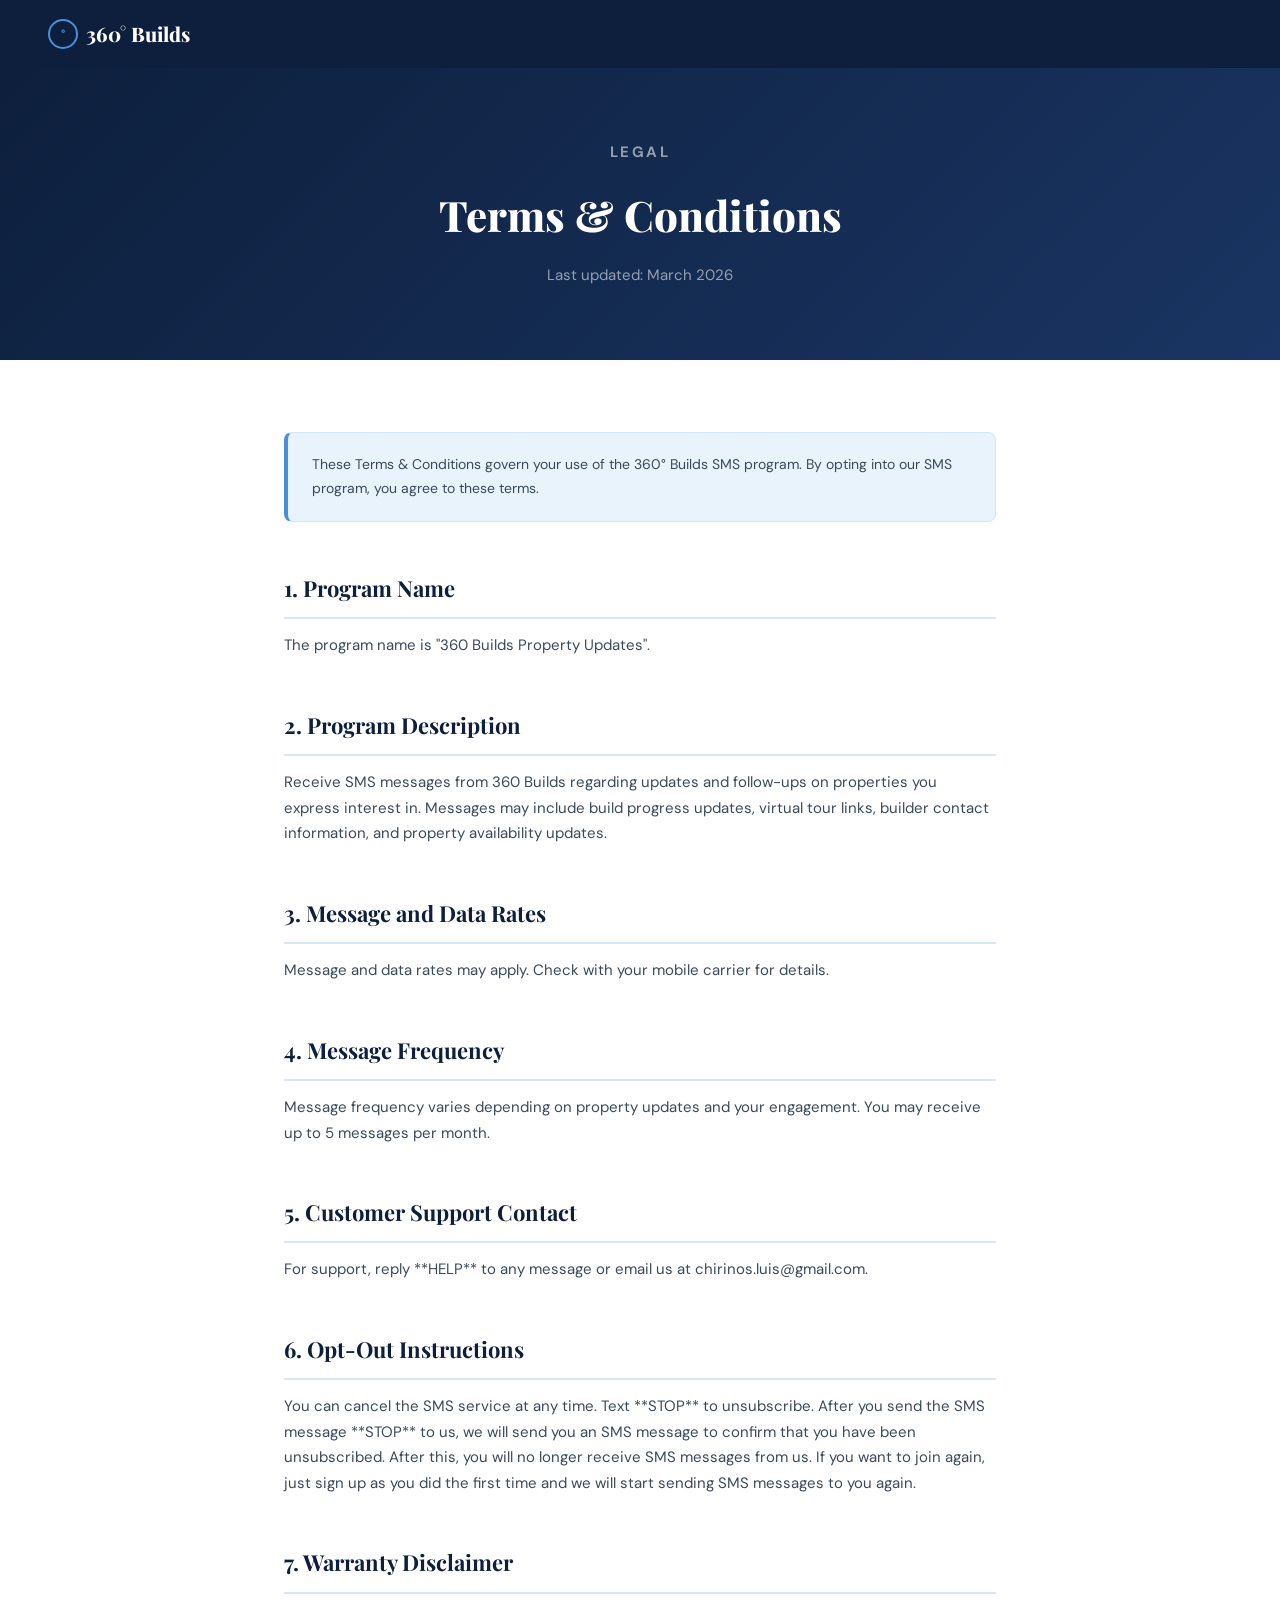
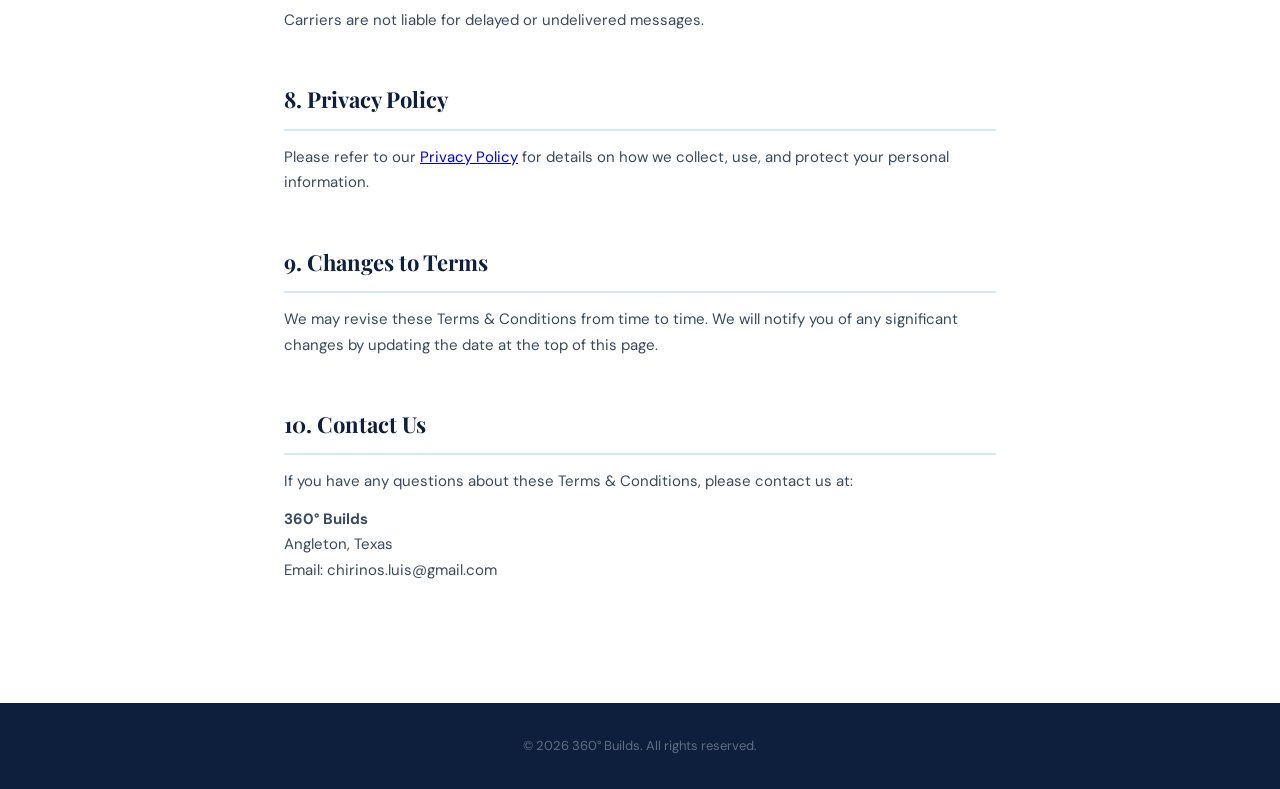
<file: terms.html>
<!DOCTYPE html>
<html lang="en">
<head>
  <meta charset="UTF-8" />
  <meta name="viewport" content="width=device-width, initial-scale=1.0"/>
  <title>Terms & Conditions – 360° Builds</title>
  <link href="https://fonts.googleapis.com/css2?family=Playfair+Display:wght@700;800&family=DM+Sans:wght@300;400;500;600&display=swap" rel="stylesheet"/>
  <style>
    *, *::before, *::after { box-sizing: border-box; margin: 0; padding: 0; }
    :root {
      --navy: #0D1F3C;
      --sky: #4A90D9;
      --sky-pale: #E8F3FC;
      --border: #D6E8F5;
      --body-text: #3A4A5C;
      --grey-text: #9BAEBF;
      --white: #FFFFFF;
    }
    body { font-family: 'DM Sans', sans-serif; background: var(--white); color: var(--body-text); line-height: 1.7; }
    nav { background: var(--navy); padding: 0 48px; height: 68px; display: flex; align-items: center; justify-content: space-between; }
    .nav-logo { font-family: 'Playfair Display', serif; font-size: 20px; font-weight: 800; color: var(--white); text-decoration: none; display: flex; align-items: center; gap: 8px; }
    .nav-logo span { width: 30px; height: 30px; border-radius: 50%; border: 2px solid var(--sky); display: flex; align-items: center; justify-content: center; font-size: 12px; color: var(--sky); font-family: 'DM Sans', sans-serif; font-weight: 600; }
    .hero { background: linear-gradient(135deg, var(--navy) 0%, #1A3563 100%); padding: 72px 48px; text-align: center; }
    .hero-eyebrow { font-size: 11px; font-weight: 700; letter-spacing: 2.5px; text-transform: uppercase; color: var(--sky); margin-bottom: 14px; }
    .hero h1 { font-family: 'Playfair Display', serif; font-size: 42px; font-weight: 800; color: var(--white); margin-bottom: 12px; }
    .hero p { color: rgba(255,255,255,0.55); font-size: 15px; }
    .content { max-width: 760px; margin: 0 auto; padding: 72px 24px; }
    .section { margin-bottom: 48px; }
    .section h2 { font-family: 'Playfair Display', serif; font-size: 22px; font-weight: 700; color: var(--navy); margin-bottom: 14px; padding-bottom: 10px; border-bottom: 2px solid var(--border); }
    .section p { font-size: 15px; color: var(--body-text); margin-bottom: 12px; }
    .section ul { padding-left: 20px; margin-bottom: 12px; }
    .section ul li { font-size: 15px; color: var(--body-text); margin-bottom: 8px; }
    .highlight-box { background: var(--sky-pale); border: 1px solid var(--border); border-left: 4px solid var(--sky); border-radius: 8px; padding: 20px 24px; margin-bottom: 48px; }
    .highlight-box p { font-size: 14px; color: var(--body-text); margin: 0; }
    footer { background: var(--navy); padding: 32px 48px; text-align: center; }
    footer p { color: rgba(255,255,255,0.35); font-size: 13px; }
    @media (max-width: 560px) { nav { padding: 0 20px; } .hero { padding: 48px 24px; } .hero h1 { font-size: 30px; } footer { padding: 24px 20px; } }
  </style>
</head>
<body>

  <nav>
    <a href="https://licho09.github.io/360-Builds/" class="nav-logo">
      <span>°</span> 360° Builds
    </a>
  </nav>

  <div class="hero">
    <p class="hero-eyebrow">Legal</p>
    <h1>Terms & Conditions</h1>
    <p>Last updated: March 2026</p>
  </div>

  <div class="content">

    <div class="highlight-box">
      <p>These Terms & Conditions govern your use of the 360° Builds SMS program. By opting into our SMS program, you agree to these terms.</p>
    </div>

    <div class="section">
      <h2>1. Program Name</h2>
      <p>The program name is "360 Builds Property Updates".</p>
    </div>

    <div class="section">
      <h2>2. Program Description</h2>
      <p>Receive SMS messages from 360 Builds regarding updates and follow-ups on properties you express interest in. Messages may include build progress updates, virtual tour links, builder contact information, and property availability updates.</p>
    </div>

    <div class="section">
      <h2>3. Message and Data Rates</h2>
      <p>Message and data rates may apply. Check with your mobile carrier for details.</p>
    </div>

    <div class="section">
      <h2>4. Message Frequency</h2>
      <p>Message frequency varies depending on property updates and your engagement. You may receive up to 5 messages per month.</p>
    </div>

    <div class="section">
      <h2>5. Customer Support Contact</h2>
      <p>For support, reply **HELP** to any message or email us at chirinos.luis@gmail.com.</p>
    </div>

    <div class="section">
      <h2>6. Opt-Out Instructions</h2>
      <p>You can cancel the SMS service at any time. Text **STOP** to unsubscribe. After you send the SMS message **STOP** to us, we will send you an SMS message to confirm that you have been unsubscribed. After this, you will no longer receive SMS messages from us. If you want to join again, just sign up as you did the first time and we will start sending SMS messages to you again.</p>
    </div>

    <div class="section">
      <h2>7. Warranty Disclaimer</h2>
      <p>Carriers are not liable for delayed or undelivered messages.</p>
    </div>

    <div class="section">
      <h2>8. Privacy Policy</h2>
      <p>Please refer to our <a href="https://licho09.github.io/360-Builds/privacy-policy.html">Privacy Policy</a> for details on how we collect, use, and protect your personal information.</p>
    </div>

    <div class="section">
      <h2>9. Changes to Terms</h2>
      <p>We may revise these Terms & Conditions from time to time. We will notify you of any significant changes by updating the date at the top of this page.</p>
    </div>

    <div class="section">
      <h2>10. Contact Us</h2>
      <p>If you have any questions about these Terms & Conditions, please contact us at:</p>
      <p><strong>360° Builds</strong><br/>Angleton, Texas<br/>Email: chirinos.luis@gmail.com</p>
    </div>

  </div>

  <footer>
    <p>© 2026 360° Builds. All rights reserved.</p>
  </footer>

</body>
</html>
</file>
<file: styles.css>
/* ===========================
   FOAM FLOW LEADS — MINIMAL CLEAN
   =========================== */

@import url('https://fonts.googleapis.com/css2?family=Bebas+Neue&family=Inter:wght@400;500;600;700;800;900&display=swap');

:root {
    --bg: #ffffff;
    --text: #111111;
    --text-muted: #666666;
    --primary: #0062fe;
    --highlight: #FFE566;
    --highlight-dark: #f5d800;
    --border: #e8e8e8;
    --card-bg: #ffffff;
    --accent-bg: #f5f8ff;
    --progress-bg: #f0f0f0;
}

* {
    margin: 0;
    padding: 0;
    box-sizing: border-box;
}

body {
    font-family: 'Inter', -apple-system, BlinkMacSystemFont, sans-serif;
    background-color: var(--bg);
    color: var(--text);
    line-height: 1.5;
    min-height: 100vh;
    -webkit-font-smoothing: antialiased;
}

.app-container {
    display: flex;
    flex-direction: column;
    min-height: 100vh;
}

/* ===========================
   HEADER
   =========================== */
.simple-header {
    padding: 2rem 1.5rem 1rem;
    text-align: center;
    border-bottom: 1px solid var(--border);
}

.logo-link {
    text-decoration: none;
    color: inherit;
    display: inline-block;
}

.logo-text {
    font-family: 'Bebas Neue', sans-serif;
    font-size: 1.6rem;
    letter-spacing: 0.18em;
    color: var(--text);
    display: inline-block;
}

/* ===========================
   HERO
   =========================== */
.hero-text {
    text-align: center;
    padding: 1.5rem 24px 1.5rem;
    max-width: 700px;
    margin: 0 auto;
}

.booking-hero {
    padding: 2rem 24px 1.5rem;
}

.booking-step-tag {
    display: inline-block;
    background: #dcfce7;
    color: #15803d;
    font-size: 13px;
    font-weight: 700;
    padding: 6px 16px;
    border-radius: 100px;
    border: 1px solid #bbf7d0;
    margin-bottom: 16px;
}

.hero-headline {
    font-size: clamp(32px, 6vw, 56px);
    font-weight: 900;
    line-height: 1.1;
    color: var(--text);
    letter-spacing: -0.03em;
    margin-bottom: 1.25rem;
}

.headline-highlight {
    background-color: var(--highlight);
    padding: 2px 8px;
    border-radius: 4px;
    display: inline;
    line-height: 1.3;
}

.hero-subtext {
    font-size: 17px;
    color: var(--text-muted);
    line-height: 1.65;
    max-width: 560px;
    margin: 0 auto;
}

.hero-subtext strong {
    color: var(--text);
    font-weight: 700;
}

/* ===========================
   HERO CTA (index only)
   =========================== */
.hero-cta-wrap {
    text-align: center;
    padding: 2rem 1.5rem 0;
}

.btn-hero-cta {
    display: inline-block;
    background: var(--highlight);
    color: var(--text);
    font-size: 1.15rem;
    font-weight: 800;
    padding: 1.1rem 2.5rem;
    border-radius: 6px;
    border: 2.5px solid var(--text);
    cursor: pointer;
    transition: all 0.2s ease;
    letter-spacing: 0.01em;
    box-shadow: 4px 4px 0px var(--text);
    font-family: 'Inter', sans-serif;
}

.btn-hero-cta:hover {
    transform: translate(-2px, -2px);
    box-shadow: 6px 6px 0px var(--text);
}

.btn-hero-cta:active {
    transform: translate(2px, 2px);
    box-shadow: 2px 2px 0px var(--text);
}

.hero-cta-sub {
    margin-top: 0.85rem;
    font-size: 13px;
    color: var(--text-muted);
    font-weight: 500;
}

/* ===========================
   FORM SECTION (index only)
   =========================== */
.form-section {
    padding: 3rem 1rem 2rem;
    display: flex;
    flex-direction: column;
    align-items: center;
}

.form-wrapper {
    background-color: var(--card-bg);
    width: 100%;
    max-width: 550px;
    padding: 2.5rem;
    border-radius: 12px;
    box-shadow: 0 2px 24px rgba(0,0,0,0.08);
    border: 1.5px solid var(--border);
    overflow: hidden;
}

/* ===========================
   PROGRESS BAR
   =========================== */
.progress-container {
    margin-bottom: 2rem;
}

.progress-bar-bg {
    background-color: var(--progress-bg);
    height: 6px;
    border-radius: 3px;
    overflow: hidden;
    margin-bottom: 0.6rem;
}

.progress-bar {
    height: 100%;
    background-color: var(--highlight-dark);
    width: 0%;
    transition: width 0.4s cubic-bezier(0.4, 0, 0.2, 1);
}

.progress-text {
    font-size: 0.8rem;
    color: var(--text-muted);
    font-weight: 500;
    text-align: center;
}

/* ===========================
   FORM STEPS
   =========================== */
.form-step {
    display: none;
}

.form-step.active {
    display: block;
    animation: fadeUp 0.35s ease-out;
}

@keyframes fadeUp {
    from { opacity: 0; transform: translateY(12px); }
    to   { opacity: 1; transform: translateY(0); }
}

.step-title {
    font-size: 1.35rem;
    font-weight: 800;
    color: var(--text);
    margin-bottom: 0.6rem;
    line-height: 1.3;
}

.step-subtitle {
    color: var(--text-muted);
    margin-bottom: 1.5rem;
    font-size: 0.9rem;
}

/* ===========================
   RADIO CARDS
   =========================== */
.radio-group {
    display: flex;
    flex-direction: column;
    gap: 9px;
    margin-bottom: 1.5rem;
}

.radio-card {
    display: flex;
    align-items: center;
    padding: 0.9rem 1.1rem;
    border: 2px solid var(--border);
    border-radius: 10px;
    cursor: pointer;
    transition: all 0.18s ease;
    background-color: var(--card-bg);
}

.radio-card:hover {
    border-color: var(--highlight-dark);
    background-color: #fffef0;
}

.radio-card input[type="radio"] {
    width: 18px;
    height: 18px;
    margin-right: 14px;
    accent-color: var(--text);
    flex-shrink: 0;
}

.radio-label {
    font-size: 0.95rem;
    font-weight: 600;
    color: var(--text);
}

/* ===========================
   SMS COMPLIANCE STYLES
   =========================== */
.sms-compliance-group {
    display: flex;
    align-items: flex-start;
    margin-top: 20px;
    margin-bottom: 20px;
    text-align: left;
}

.sms-compliance-group input[type="checkbox"] {
    margin-right: 12px;
    margin-top: 4px;
    width: 18px;
    height: 18px;
    flex-shrink: 0;
    cursor: pointer;
    accent-color: var(--text);
}

.sms-compliance-label {
    font-size: 13px;
    color: var(--text-muted);
    line-height: 1.5;
    cursor: pointer;
}

.sms-compliance-label a {
    color: var(--primary);
    text-decoration: underline;
}

/* ===========================
   BUTTONS
   =========================== */
.btn {
    padding: 0.9rem 1.75rem;
    border-radius: 8px;
    font-size: 1rem;
    font-weight: 700;
    cursor: pointer;
    transition: all 0.18s ease;
    border: none;
    display: inline-block;
    text-align: center;
    font-family: 'Inter', sans-serif;
}

.btn-primary {
    background-color: var(--highlight);
    color: var(--text);
    border: 2px solid var(--text);
    box-shadow: 3px 3px 0 var(--text);
}

.btn-primary:hover {
    transform: translate(-1px, -1px);
    box-shadow: 4px 4px 0 var(--text);
}

.btn-primary:active {
    transform: translate(1px, 1px);
    box-shadow: 1px 1px 0 var(--text);
}

.btn-secondary {
    background-color: white;
    color: var(--text-muted);
    border: 2px solid var(--border);
}

.btn-secondary:hover {
    border-color: #aaa;
}

.btn-block {
    width: 100%;
}

.btn-primary:disabled,
.btn-primary.btn-disabled,
.btn-booking-gold:disabled,
.btn-booking-gold.btn-disabled {
    background-color: var(--progress-bg) !important;
    color: #aaa !important;
    cursor: not-allowed !important;
    border-color: var(--border) !important;
    box-shadow: none !important;
    transform: none !important;
}

.form-buttons {
    display: flex;
    gap: 10px;
}

.form-buttons .btn {
    flex: 1;
}

/* ===========================
   INPUTS
   =========================== */
.form-group {
    margin-bottom: 0;
}

.field-label {
    display: block;
    font-weight: 700;
    font-size: 0.9rem;
    margin-bottom: 0.6rem;
    color: var(--text);
}

.text-input {
    width: 100%;
    padding: 0.9rem 1rem;
    border: 2px solid var(--border);
    border-radius: 8px;
    margin-bottom: 1.25rem;
    font-size: 1rem;
    font-family: 'Inter', sans-serif;
    transition: border-color 0.18s ease;
    color: var(--text);
    background: white;
}

.text-input:focus {
    outline: none;
    border-color: var(--text);
}

.text-input::placeholder {
    color: #bbb;
}

/* ===========================
   BOOKING RESULT (index qualify screen)
   =========================== */
.booking-result {
    text-align: center;
    padding: 8px 0;
}

.booking-result-badge {
    display: inline-block;
    background: #dcfce7;
    color: #15803d;
    font-size: 13px;
    font-weight: 800;
    padding: 6px 16px;
    border-radius: 100px;
    margin-bottom: 14px;
    border: 1px solid #bbf7d0;
}

.booking-result-title {
    font-size: 1.4rem;
    font-weight: 800;
    color: var(--text);
    margin-bottom: 10px;
    line-height: 1.25;
}

.booking-result-sub {
    font-size: 14px;
    color: var(--text-muted);
    line-height: 1.6;
    margin-bottom: 20px;
}

.booking-bullets {
    display: flex;
    flex-direction: column;
    gap: 10px;
    margin: 20px 0 24px;
    text-align: left;
}

.booking-bullet-item {
    font-size: 14px;
    font-weight: 600;
    color: var(--text);
    line-height: 1.5;
    padding: 12px 14px;
    background: #fafafa;
    border-radius: 8px;
    border: 1.5px solid var(--border);
}

/* ===========================
   BOOKING GOLD BUTTON
   =========================== */
.btn-booking-gold {
    background: var(--highlight);
    color: var(--text);
    font-size: 1.05rem;
    padding: 1rem 1.75rem;
    border: 2.5px solid var(--text);
    box-shadow: 4px 4px 0 var(--text);
    width: 100%;
    border-radius: 8px;
    font-weight: 800;
    cursor: pointer;
    transition: all 0.18s ease;
    display: block;
    text-align: center;
    font-family: 'Inter', sans-serif;
}

.btn-booking-gold:hover {
    transform: translate(-2px, -2px);
    box-shadow: 6px 6px 0 var(--text);
}

.btn-booking-gold:active {
    transform: translate(1px, 1px);
    box-shadow: 2px 2px 0 var(--text);
}

.booking-trust-line {
    font-size: 12px;
    color: var(--text-muted);
    margin-top: 14px;
    margin-bottom: 6px;
    text-align: center;
}

/* ===========================
   BOOKING PAGE LAYOUT
   =========================== */
.booking-container {
    flex: 1;
    display: flex;
    justify-content: center;
    padding: 2rem 1.5rem 4rem;
}

.booking-split-wrapper {
    display: grid;
    grid-template-columns: 1fr 1.6fr;
    gap: 2.5rem;
    max-width: 960px;
    width: 100%;
    background: white;
    padding: 2.5rem;
    border-radius: 16px;
    box-shadow: 0 4px 32px rgba(0,0,0,0.08);
    border: 1.5px solid var(--border);
    align-items: start;
}

.booking-form-side {
    border-right: 1px solid var(--border);
    padding-right: 2.5rem;
}

.booking-calendar-side {
    min-width: 0;
}

.selected-info {
    background: #fffef0;
    padding: 0.85rem 1rem;
    border-radius: 8px;
    margin-bottom: 1.25rem;
    border-left: 4px solid var(--highlight-dark);
    font-size: 0.9rem;
    border: 1.5px solid var(--highlight-dark);
}

/* ===========================
   CALENDAR
   =========================== */
.calendar-header {
    margin-bottom: 1rem;
}

.calendar-header h2 {
    font-size: 1.1rem;
    font-weight: 800;
    color: var(--text);
}

.calendar-widget {
    width: 100%;
    overflow: hidden;
}

.calendar-days-header {
    display: grid;
    grid-template-columns: repeat(7, 1fr);
    text-align: center;
    font-weight: 700;
    color: var(--text-muted);
    margin-bottom: 8px;
    font-size: 0.75rem;
}

.calendar-grid {
    display: grid;
    grid-template-columns: repeat(7, 1fr);
    gap: 4px;
    width: 100%;
}

.calendar-day {
    aspect-ratio: 1;
    display: flex;
    align-items: center;
    justify-content: center;
    border-radius: 6px;
    font-weight: 600;
    font-size: 0.88rem;
    color: #ccc;
    cursor: not-allowed;
    border: 1px solid transparent;
    min-width: 0;
}

.calendar-day.available {
    color: var(--text);
    cursor: pointer;
    border-color: var(--border);
    transition: all 0.15s ease;
}

.calendar-day.available:hover {
    background-color: var(--highlight);
    border-color: var(--highlight-dark);
}

.calendar-day.selected {
    background-color: var(--text);
    color: white;
    border-color: var(--text);
}

/* ===========================
   TIME SLOTS
   =========================== */
.time-slots-container {
    margin-top: 1.5rem;
}

.time-slots-container .field-label {
    margin-bottom: 0.75rem;
}

.time-grid {
    display: grid;
    grid-template-columns: repeat(auto-fill, minmax(90px, 1fr));
    gap: 8px;
}

.time-btn {
    padding: 0.7rem 0.5rem;
    border: 1.5px solid var(--border);
    border-radius: 6px;
    background: white;
    cursor: pointer;
    text-align: center;
    font-weight: 600;
    font-size: 0.875rem;
    color: var(--text);
    transition: all 0.15s ease;
    font-family: 'Inter', sans-serif;
}

.time-btn:hover {
    background-color: var(--highlight);
    border-color: var(--highlight-dark);
}

.time-btn.active {
    background-color: var(--text);
    color: white;
    border-color: var(--text);
}

.empty-msg {
    grid-column: 1 / -1;
    color: var(--text-muted);
    font-style: italic;
    font-size: 0.875rem;
    padding: 0.5rem 0;
}

.back-link {
    display: block;
    text-align: center;
    margin-top: 1rem;
    color: var(--text-muted);
    text-decoration: none;
    font-size: 0.9rem;
    transition: color 0.2s;
}

.back-link:hover {
    color: var(--text);
}

.calendar-section-title {
    font-size: 1rem;
    font-weight: 800;
    color: var(--text);
    margin-bottom: 1rem;
    display: none;
}

/* ===========================
   FOOTER
   =========================== */
.simple-footer {
    text-align: center;
    padding: 2rem;
    border-top: 1px solid var(--border);
}

.simple-footer p {
    color: var(--text-muted);
    font-size: 12px;
}

/* ===========================
   MOBILE STICKY FOOTER
   =========================== */
#mobileStickyFooter {
    position: fixed;
    bottom: 0;
    left: 0;
    right: 0;
    background: white;
    padding: 16px;
    display: none;
    gap: 12px;
    box-shadow: 0 -4px 12px rgba(0,0,0,0.05);
    z-index: 100;
}

@media (max-width: 900px) {
    .booking-split-wrapper {
        grid-template-columns: 1fr;
        padding: 2rem;
        gap: 0;
    }

    .booking-form-side {
        border-right: none;
        border-bottom: 1px solid var(--border);
        padding-right: 0;
        padding-bottom: 2rem;
        margin-bottom: 2rem;
    }
}

@media (max-width: 768px) {
    .form-wrapper {
        padding: 1.5rem;
    }
    .question-container {
        padding-bottom: 100px;
    }
    
    .booking-container {
        padding: 1rem 0.75rem 100px;
    }

    .booking-split-wrapper {
        padding: 1.25rem;
        border-radius: 12px;
        grid-template-columns: 1fr;
        gap: 0;
    }

    .booking-form-side {
        border-right: none;
        padding-right: 0;
        order: 2;
        border-top: 1px solid var(--border);
        padding-top: 1.5rem;
        margin-top: 1.5rem;
    }

    .booking-calendar-side {
        order: 1;
    }

    .calendar-section-title {
        display: block;
    }

    .time-grid {
        grid-template-columns: repeat(2, 1fr);
        gap: 8px;
    }

    .time-btn {
        padding: 0.85rem 0.5rem;
        font-size: 0.9rem;
        min-height: 48px;
        border-radius: 8px;
    }
}
</file>
